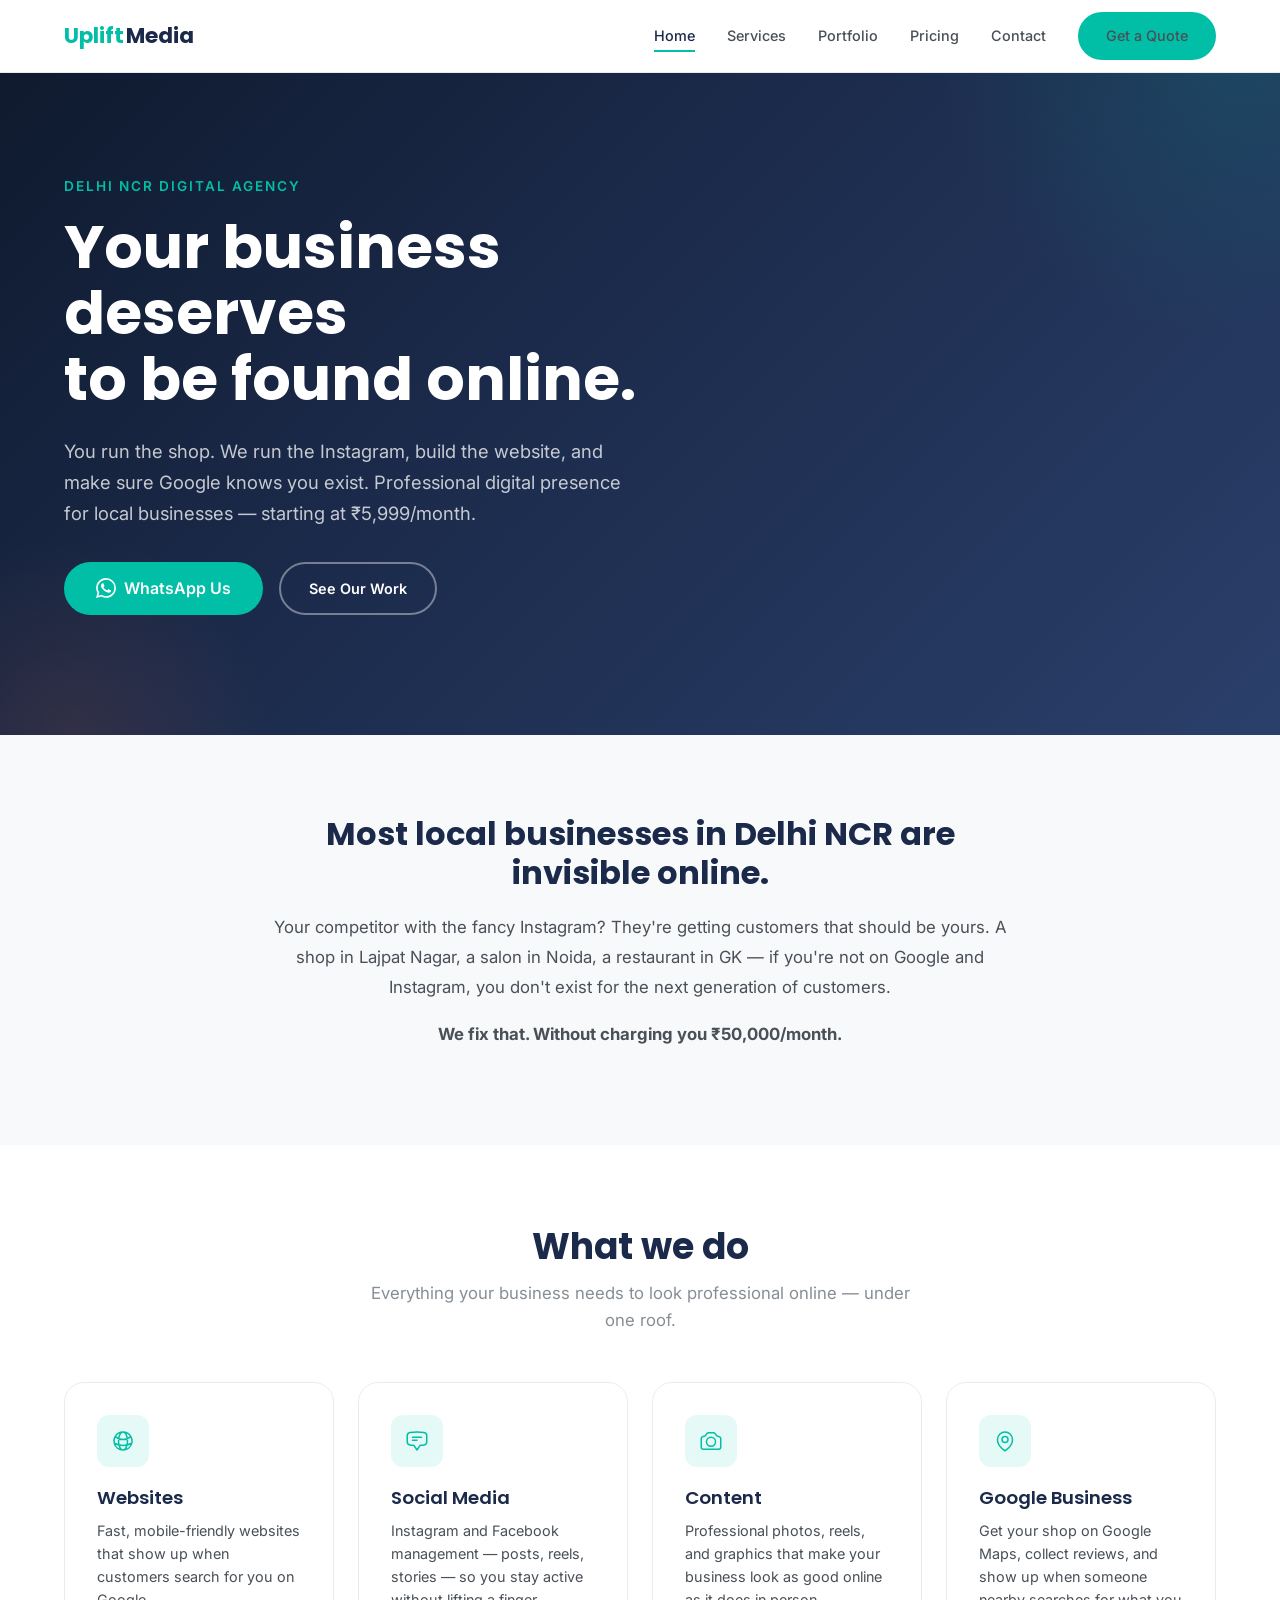
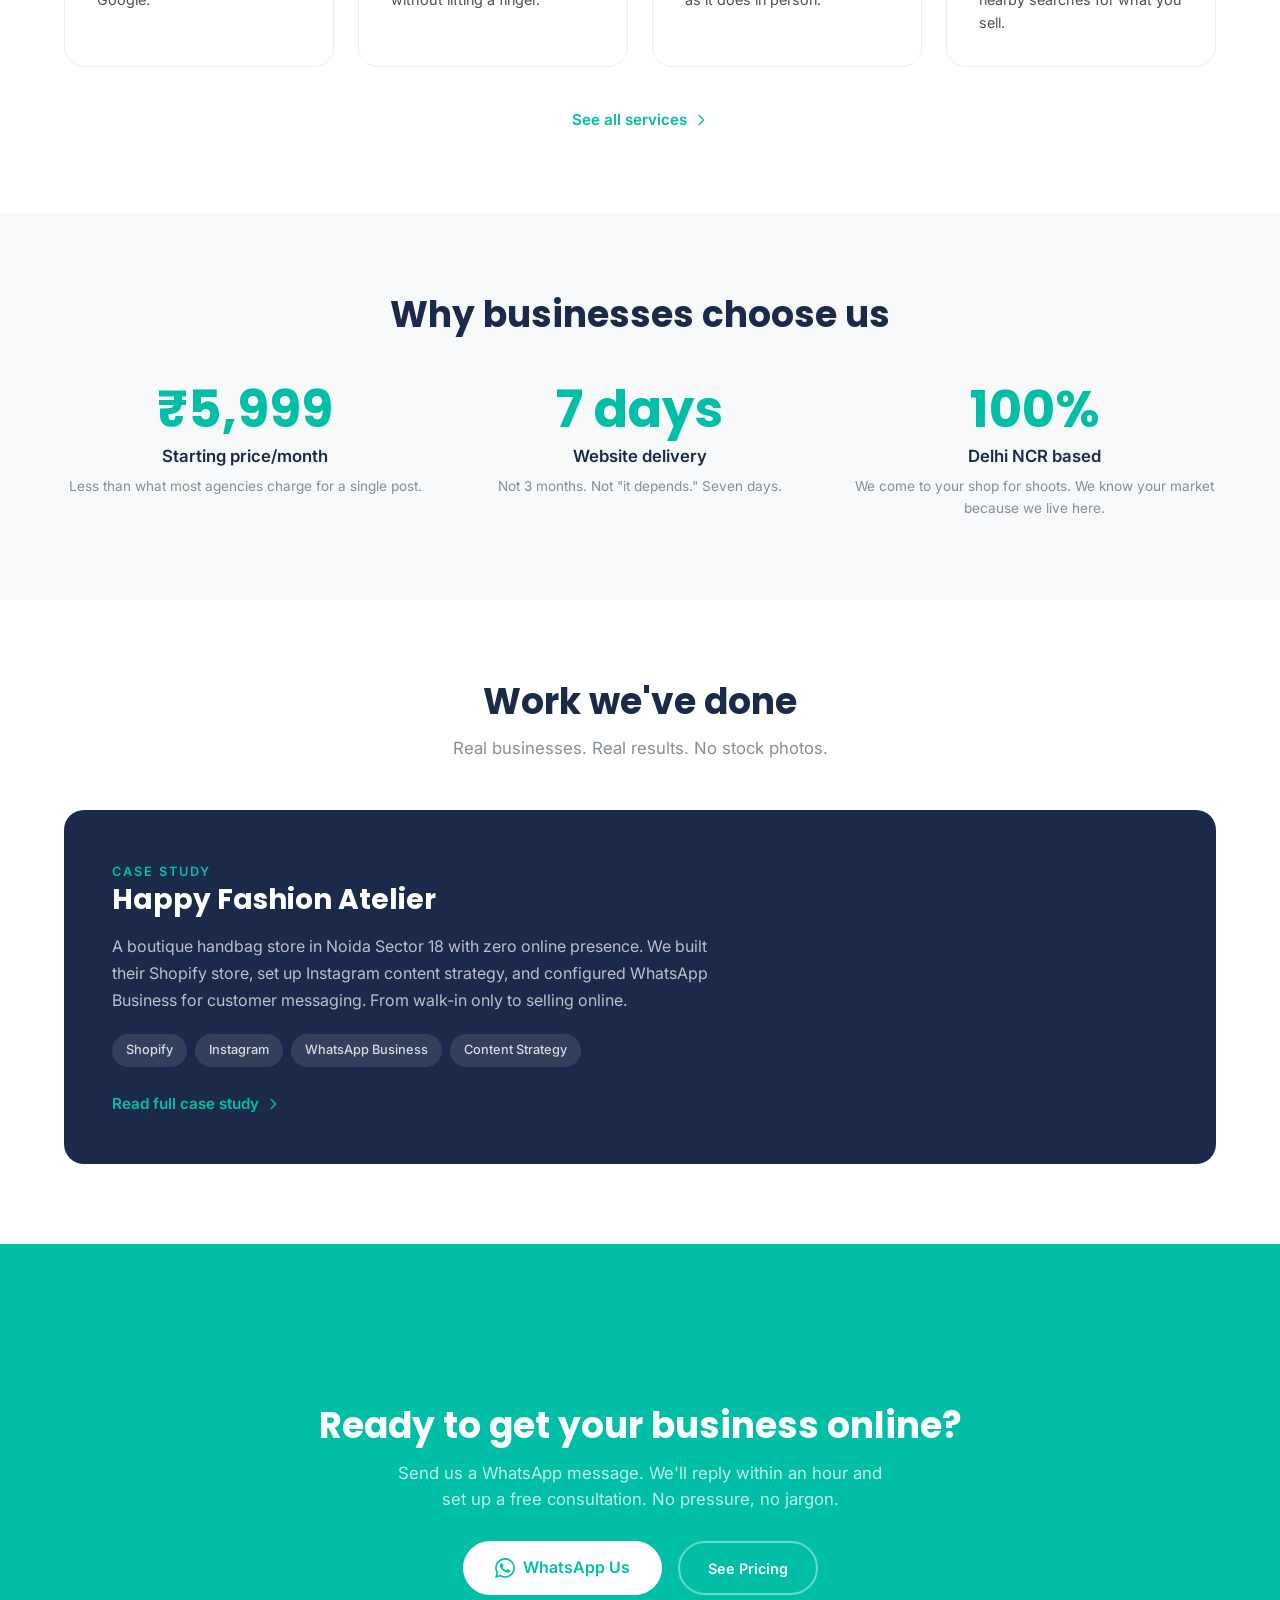
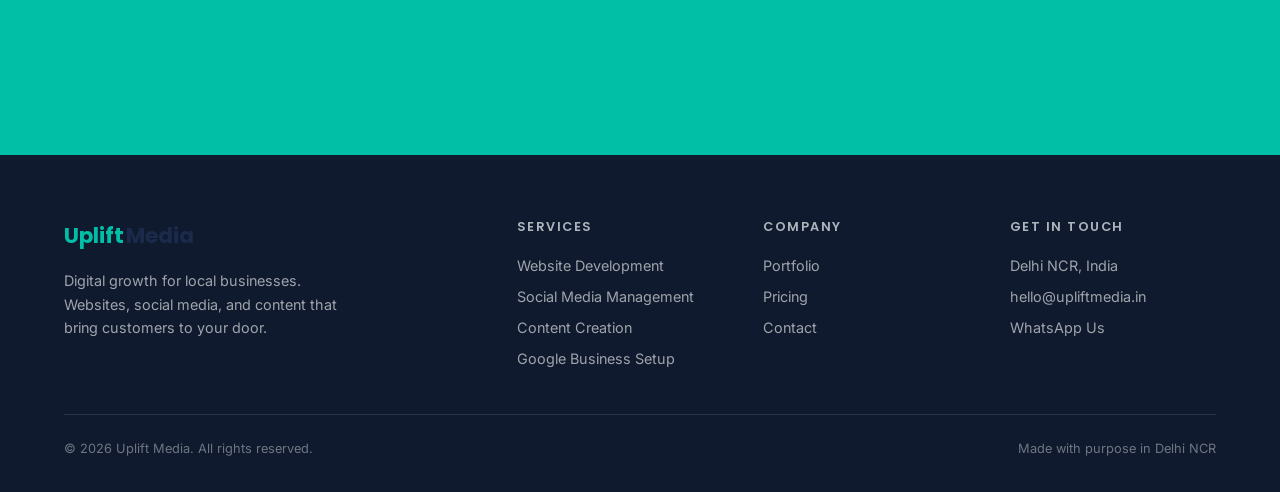
<file: index.html>
<!DOCTYPE html>
<html lang="en">
<head>
  <meta charset="UTF-8">
  <meta name="viewport" content="width=device-width, initial-scale=1.0">
  <title>Uplift Media — Digital Growth for Local Businesses</title>
  <meta name="description" content="Delhi NCR digital agency helping small businesses with websites, social media management, content creation, and Google Business optimization.">
  <link rel="preconnect" href="https://fonts.googleapis.com">
  <link rel="preconnect" href="https://fonts.gstatic.com" crossorigin>
  <link href="https://fonts.googleapis.com/css2?family=Inter:wght@400;500;600&family=Poppins:wght@400;500;600;700&display=swap" rel="stylesheet">
  <link rel="stylesheet" href="styles.css">
</head>
<body>

  <!-- Navigation -->
  <nav class="navbar" id="navbar">
    <div class="container nav-inner">
      <a href="index.html" class="nav-logo">
        <span class="uplift">Uplift</span><span class="media"> Media</span>
      </a>
      <div class="nav-links">
        <a href="index.html" class="active">Home</a>
        <a href="services.html">Services</a>
        <a href="portfolio.html">Portfolio</a>
        <a href="pricing.html">Pricing</a>
        <a href="contact.html">Contact</a>
        <a href="https://wa.me/919876543210?text=Hi%2C%20I%27m%20interested%20in%20your%20services" target="_blank" class="btn-primary">Get a Quote</a>
      </div>
      <button class="hamburger" id="hamburger" aria-label="Toggle menu">
        <span></span><span></span><span></span>
      </button>
    </div>
    <div class="mobile-menu" id="mobileMenu">
      <a href="index.html">Home</a>
      <a href="services.html">Services</a>
      <a href="portfolio.html">Portfolio</a>
      <a href="pricing.html">Pricing</a>
      <a href="contact.html">Contact</a>
      <a href="https://wa.me/919876543210?text=Hi%2C%20I%27m%20interested%20in%20your%20services" target="_blank" class="btn-whatsapp">Get a Quote</a>
    </div>
  </nav>

  <!-- Hero -->
  <section class="hero">
    <div class="container">
      <div class="hero-content">
        <span class="hero-tag animate-fade-up">Delhi NCR Digital Agency</span>
        <h1 class="animate-fade-up delay-1">Your business deserves<br>to be found online.</h1>
        <p class="animate-fade-up delay-2">You run the shop. We run the Instagram, build the website, and make sure Google knows you exist. Professional digital presence for local businesses &mdash; starting at &#8377;5,999/month.</p>
        <div class="hero-buttons animate-fade-up delay-3">
          <a href="https://wa.me/919876543210?text=Hi%2C%20I%27m%20interested%20in%20your%20services" target="_blank" class="btn-whatsapp">
            <svg viewBox="0 0 24 24" fill="currentColor"><path d="M17.472 14.382c-.297-.149-1.758-.867-2.03-.967-.273-.099-.471-.148-.67.15-.197.297-.767.966-.94 1.164-.173.199-.347.223-.644.075-.297-.15-1.255-.463-2.39-1.475-.883-.788-1.48-1.761-1.653-2.059-.173-.297-.018-.458.13-.606.134-.133.298-.347.446-.52.149-.174.198-.298.298-.497.099-.198.05-.371-.025-.52-.075-.149-.669-1.612-.916-2.207-.242-.579-.487-.5-.669-.51-.173-.008-.371-.01-.57-.01-.198 0-.52.074-.792.372-.272.297-1.04 1.016-1.04 2.479 0 1.462 1.065 2.875 1.213 3.074.149.198 2.096 3.2 5.077 4.487.709.306 1.262.489 1.694.625.712.227 1.36.195 1.871.118.571-.085 1.758-.719 2.006-1.413.248-.694.248-1.289.173-1.413-.074-.124-.272-.198-.57-.347m-5.421 7.403h-.004a9.87 9.87 0 01-5.031-1.378l-.361-.214-3.741.982.998-3.648-.235-.374a9.86 9.86 0 01-1.51-5.26c.001-5.45 4.436-9.884 9.888-9.884 2.64 0 5.122 1.03 6.988 2.898a9.825 9.825 0 012.893 6.994c-.003 5.45-4.437 9.884-9.885 9.884m8.413-18.297A11.815 11.815 0 0012.05 0C5.495 0 .16 5.335.157 11.892c0 2.096.547 4.142 1.588 5.945L.057 24l6.305-1.654a11.882 11.882 0 005.683 1.448h.005c6.554 0 11.89-5.335 11.893-11.893a11.821 11.821 0 00-3.48-8.413z"/></svg>
            WhatsApp Us
          </a>
          <a href="portfolio.html" class="btn-secondary">See Our Work</a>
        </div>
      </div>
    </div>
  </section>

  <!-- Problem Statement -->
  <section class="section section-gray">
    <div class="container">
      <div class="problem animate-fade-up">
        <h2>Most local businesses in Delhi NCR are invisible online.</h2>
        <p>Your competitor with the fancy Instagram? They're getting customers that should be yours. A shop in Lajpat Nagar, a salon in Noida, a restaurant in GK &mdash; if you're not on Google and Instagram, you don't exist for the next generation of customers.</p>
        <p><strong>We fix that. Without charging you &#8377;50,000/month.</strong></p>
      </div>
    </div>
  </section>

  <!-- Services -->
  <section class="section">
    <div class="container">
      <div class="section-header">
        <h2>What we do</h2>
        <p>Everything your business needs to look professional online &mdash; under one roof.</p>
      </div>
      <div class="services-grid">
        <div class="service-card animate-fade-up delay-1">
          <div class="service-icon">
            <svg fill="none" stroke="currentColor" viewBox="0 0 24 24"><path stroke-linecap="round" stroke-linejoin="round" stroke-width="1.5" d="M12 21a9.004 9.004 0 008.716-6.747M12 21a9.004 9.004 0 01-8.716-6.747M12 21c2.485 0 4.5-4.03 4.5-9S14.485 3 12 3m0 18c-2.485 0-4.5-4.03-4.5-9S9.515 3 12 3m0 0a8.997 8.997 0 017.843 4.582M12 3a8.997 8.997 0 00-7.843 4.582m15.686 0A11.953 11.953 0 0112 10.5c-2.998 0-5.74-1.1-7.843-2.918m15.686 0A8.959 8.959 0 0121 12c0 .778-.099 1.533-.284 2.253m0 0A17.919 17.919 0 0112 16.5c-3.162 0-6.133-.815-8.716-2.247m0 0A9.015 9.015 0 003 12c0-1.605.42-3.113 1.157-4.418"/></svg>
          </div>
          <h3>Websites</h3>
          <p>Fast, mobile-friendly websites that show up when customers search for you on Google.</p>
        </div>
        <div class="service-card animate-fade-up delay-2">
          <div class="service-icon">
            <svg fill="none" stroke="currentColor" viewBox="0 0 24 24"><path stroke-linecap="round" stroke-linejoin="round" stroke-width="1.5" d="M7.5 8.25h9m-9 3H12m-9.75 1.51c0 1.6 1.123 2.994 2.707 3.227 1.129.166 2.27.293 3.423.379.35.026.67.21.865.501L12 21l2.755-4.133a1.14 1.14 0 01.865-.501 48.172 48.172 0 003.423-.379c1.584-.233 2.707-1.626 2.707-3.228V6.741c0-1.602-1.123-2.995-2.707-3.228A48.394 48.394 0 0012 3c-2.392 0-4.744.175-7.043.513C3.373 3.746 2.25 5.14 2.25 6.741v6.018z"/></svg>
          </div>
          <h3>Social Media</h3>
          <p>Instagram and Facebook management &mdash; posts, reels, stories &mdash; so you stay active without lifting a finger.</p>
        </div>
        <div class="service-card animate-fade-up delay-3">
          <div class="service-icon">
            <svg fill="none" stroke="currentColor" viewBox="0 0 24 24"><path stroke-linecap="round" stroke-linejoin="round" stroke-width="1.5" d="M6.827 6.175A2.31 2.31 0 015.186 7.23c-.38.054-.757.112-1.134.175C2.999 7.58 2.25 8.507 2.25 9.574V18a2.25 2.25 0 002.25 2.25h15A2.25 2.25 0 0021.75 18V9.574c0-1.067-.75-1.994-1.802-2.169a47.865 47.865 0 00-1.134-.175 2.31 2.31 0 01-1.64-1.055l-.822-1.316a2.192 2.192 0 00-1.736-1.039 48.774 48.774 0 00-5.232 0 2.192 2.192 0 00-1.736 1.039l-.821 1.316z"/><path stroke-linecap="round" stroke-linejoin="round" stroke-width="1.5" d="M16.5 12.75a4.5 4.5 0 11-9 0 4.5 4.5 0 019 0z"/></svg>
          </div>
          <h3>Content</h3>
          <p>Professional photos, reels, and graphics that make your business look as good online as it does in person.</p>
        </div>
        <div class="service-card animate-fade-up delay-4">
          <div class="service-icon">
            <svg fill="none" stroke="currentColor" viewBox="0 0 24 24"><path stroke-linecap="round" stroke-linejoin="round" stroke-width="1.5" d="M15 10.5a3 3 0 11-6 0 3 3 0 016 0z"/><path stroke-linecap="round" stroke-linejoin="round" stroke-width="1.5" d="M19.5 10.5c0 7.142-7.5 11.25-7.5 11.25S4.5 17.642 4.5 10.5a7.5 7.5 0 1115 0z"/></svg>
          </div>
          <h3>Google Business</h3>
          <p>Get your shop on Google Maps, collect reviews, and show up when someone nearby searches for what you sell.</p>
        </div>
      </div>
      <div style="text-align:center;margin-top:40px">
        <a href="services.html" class="link-arrow">See all services <svg fill="none" stroke="currentColor" viewBox="0 0 24 24"><path stroke-linecap="round" stroke-linejoin="round" stroke-width="2" d="M9 5l7 7-7 7"/></svg></a>
      </div>
    </div>
  </section>

  <!-- Stats -->
  <section class="section section-gray">
    <div class="container">
      <div class="section-header">
        <h2>Why businesses choose us</h2>
      </div>
      <div class="stats-grid">
        <div class="stat-item animate-fade-up delay-1">
          <div class="stat-number">&#8377;5,999</div>
          <div class="stat-label">Starting price/month</div>
          <div class="stat-detail">Less than what most agencies charge for a single post.</div>
        </div>
        <div class="stat-item animate-fade-up delay-2">
          <div class="stat-number">7 days</div>
          <div class="stat-label">Website delivery</div>
          <div class="stat-detail">Not 3 months. Not "it depends." Seven days.</div>
        </div>
        <div class="stat-item animate-fade-up delay-3">
          <div class="stat-number">100%</div>
          <div class="stat-label">Delhi NCR based</div>
          <div class="stat-detail">We come to your shop for shoots. We know your market because we live here.</div>
        </div>
      </div>
    </div>
  </section>

  <!-- Portfolio Preview -->
  <section class="section">
    <div class="container">
      <div class="section-header">
        <h2>Work we've done</h2>
        <p>Real businesses. Real results. No stock photos.</p>
      </div>
      <div class="case-study-card animate-fade-up">
        <div class="case-study-inner">
          <span class="case-study-tag">Case Study</span>
          <h3>Happy Fashion Atelier</h3>
          <p>A boutique handbag store in Noida Sector 18 with zero online presence. We built their Shopify store, set up Instagram content strategy, and configured WhatsApp Business for customer messaging. From walk-in only to selling online.</p>
          <div class="tags">
            <span class="tag">Shopify</span>
            <span class="tag">Instagram</span>
            <span class="tag">WhatsApp Business</span>
            <span class="tag">Content Strategy</span>
          </div>
          <a href="portfolio.html" class="link-arrow">Read full case study <svg fill="none" stroke="currentColor" viewBox="0 0 24 24"><path stroke-linecap="round" stroke-linejoin="round" stroke-width="2" d="M9 5l7 7-7 7"/></svg></a>
        </div>
      </div>
    </div>
  </section>

  <!-- CTA -->
  <section class="section section-teal">
    <div class="container cta-section">
      <h2>Ready to get your business online?</h2>
      <p>Send us a WhatsApp message. We'll reply within an hour and set up a free consultation. No pressure, no jargon.</p>
      <div class="cta-buttons">
        <a href="https://wa.me/919876543210?text=Hi%2C%20I%27m%20interested%20in%20your%20services" target="_blank" class="btn-whatsapp" style="background:white;color:var(--teal)">
          <svg viewBox="0 0 24 24" fill="currentColor"><path d="M17.472 14.382c-.297-.149-1.758-.867-2.03-.967-.273-.099-.471-.148-.67.15-.197.297-.767.966-.94 1.164-.173.199-.347.223-.644.075-.297-.15-1.255-.463-2.39-1.475-.883-.788-1.48-1.761-1.653-2.059-.173-.297-.018-.458.13-.606.134-.133.298-.347.446-.52.149-.174.198-.298.298-.497.099-.198.05-.371-.025-.52-.075-.149-.669-1.612-.916-2.207-.242-.579-.487-.5-.669-.51-.173-.008-.371-.01-.57-.01-.198 0-.52.074-.792.372-.272.297-1.04 1.016-1.04 2.479 0 1.462 1.065 2.875 1.213 3.074.149.198 2.096 3.2 5.077 4.487.709.306 1.262.489 1.694.625.712.227 1.36.195 1.871.118.571-.085 1.758-.719 2.006-1.413.248-.694.248-1.289.173-1.413-.074-.124-.272-.198-.57-.347m-5.421 7.403h-.004a9.87 9.87 0 01-5.031-1.378l-.361-.214-3.741.982.998-3.648-.235-.374a9.86 9.86 0 01-1.51-5.26c.001-5.45 4.436-9.884 9.888-9.884 2.64 0 5.122 1.03 6.988 2.898a9.825 9.825 0 012.893 6.994c-.003 5.45-4.437 9.884-9.885 9.884m8.413-18.297A11.815 11.815 0 0012.05 0C5.495 0 .16 5.335.157 11.892c0 2.096.547 4.142 1.588 5.945L.057 24l6.305-1.654a11.882 11.882 0 005.683 1.448h.005c6.554 0 11.89-5.335 11.893-11.893a11.821 11.821 0 00-3.48-8.413z"/></svg>
          WhatsApp Us
        </a>
        <a href="pricing.html" class="btn-secondary">See Pricing</a>
      </div>
    </div>
  </section>

  <!-- Footer -->
  <footer class="footer">
    <div class="container">
      <div class="footer-grid">
        <div class="footer-brand">
          <div class="nav-logo">
            <span class="uplift">Uplift</span><span class="media"> Media</span>
          </div>
          <p>Digital growth for local businesses. Websites, social media, and content that bring customers to your door.</p>
        </div>
        <div class="footer-col">
          <h4>Services</h4>
          <a href="services.html">Website Development</a>
          <a href="services.html">Social Media Management</a>
          <a href="services.html">Content Creation</a>
          <a href="services.html">Google Business Setup</a>
        </div>
        <div class="footer-col">
          <h4>Company</h4>
          <a href="portfolio.html">Portfolio</a>
          <a href="pricing.html">Pricing</a>
          <a href="contact.html">Contact</a>
        </div>
        <div class="footer-col">
          <h4>Get in Touch</h4>
          <a>Delhi NCR, India</a>
          <a href="mailto:hello@upliftmedia.in">hello@upliftmedia.in</a>
          <a href="https://wa.me/919876543210" target="_blank">WhatsApp Us</a>
        </div>
      </div>
      <div class="footer-bottom">
        <p>&copy; 2026 Uplift Media. All rights reserved.</p>
        <p>Made with purpose in Delhi NCR</p>
      </div>
    </div>
  </footer>

  <script>
    // Mobile menu toggle
    const hamburger = document.getElementById('hamburger');
    const mobileMenu = document.getElementById('mobileMenu');
    hamburger.addEventListener('click', () => {
      mobileMenu.classList.toggle('active');
    });

    // Navbar scroll effect
    const navbar = document.getElementById('navbar');
    window.addEventListener('scroll', () => {
      navbar.classList.toggle('scrolled', window.scrollY > 10);
    });
  </script>

</body>
</html>
</file>
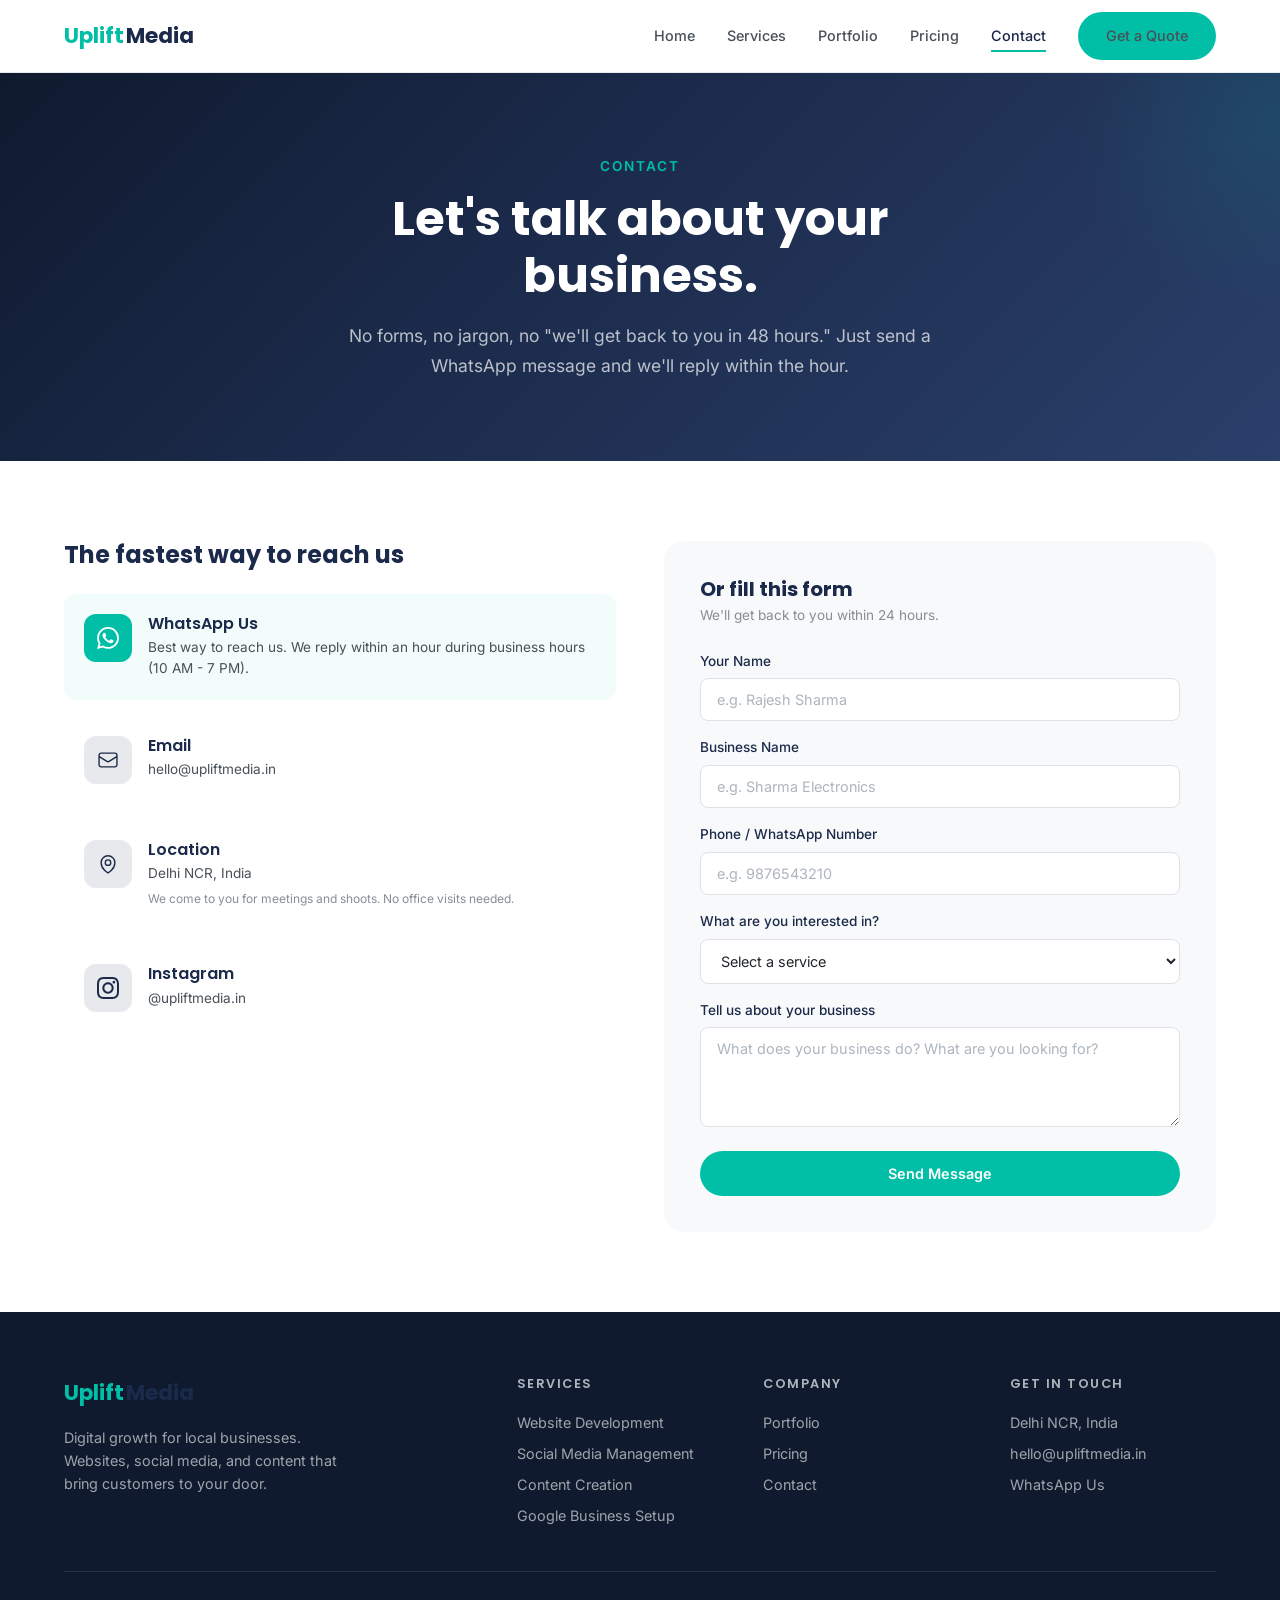
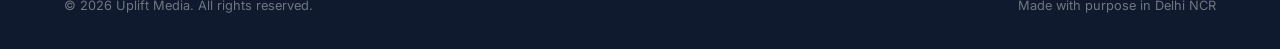
<file: contact.html>
<!DOCTYPE html>
<html lang="en">
<head>
  <meta charset="UTF-8">
  <meta name="viewport" content="width=device-width, initial-scale=1.0">
  <title>Contact — Uplift Media</title>
  <meta name="description" content="Get in touch with Uplift Media. WhatsApp, email, or fill our form. We reply within the hour.">
  <link rel="preconnect" href="https://fonts.googleapis.com">
  <link rel="preconnect" href="https://fonts.gstatic.com" crossorigin>
  <link href="https://fonts.googleapis.com/css2?family=Inter:wght@400;500;600&family=Poppins:wght@400;500;600;700&display=swap" rel="stylesheet">
  <link rel="stylesheet" href="styles.css">
</head>
<body>

  <!-- Navigation -->
  <nav class="navbar" id="navbar">
    <div class="container nav-inner">
      <a href="index.html" class="nav-logo">
        <span class="uplift">Uplift</span><span class="media"> Media</span>
      </a>
      <div class="nav-links">
        <a href="index.html">Home</a>
        <a href="services.html">Services</a>
        <a href="portfolio.html">Portfolio</a>
        <a href="pricing.html">Pricing</a>
        <a href="contact.html" class="active">Contact</a>
        <a href="https://wa.me/919876543210?text=Hi%2C%20I%27m%20interested%20in%20your%20services" target="_blank" class="btn-primary">Get a Quote</a>
      </div>
      <button class="hamburger" id="hamburger" aria-label="Toggle menu">
        <span></span><span></span><span></span>
      </button>
    </div>
    <div class="mobile-menu" id="mobileMenu">
      <a href="index.html">Home</a>
      <a href="services.html">Services</a>
      <a href="portfolio.html">Portfolio</a>
      <a href="pricing.html">Pricing</a>
      <a href="contact.html">Contact</a>
      <a href="https://wa.me/919876543210?text=Hi%2C%20I%27m%20interested%20in%20your%20services" target="_blank" class="btn-whatsapp">Get a Quote</a>
    </div>
  </nav>

  <!-- Hero -->
  <section class="page-hero">
    <div class="container" style="text-align:center">
      <span class="hero-tag">Contact</span>
      <h1 style="margin:0 auto">Let's talk about your business.</h1>
      <p style="margin:16px auto 0">No forms, no jargon, no "we'll get back to you in 48 hours." Just send a WhatsApp message and we'll reply within the hour.</p>
    </div>
  </section>

  <!-- Contact Section -->
  <section class="section">
    <div class="container">
      <div class="contact-grid">
        <!-- Left: Contact Methods -->
        <div>
          <h2 style="font-size:1.5rem;font-weight:700;color:var(--navy);margin-bottom:24px">The fastest way to reach us</h2>
          <div class="contact-methods">
            <a href="https://wa.me/919876543210?text=Hi%2C%20I%27m%20interested%20in%20your%20services" target="_blank" class="contact-method whatsapp">
              <div class="contact-icon teal">
                <svg viewBox="0 0 24 24" fill="currentColor"><path d="M17.472 14.382c-.297-.149-1.758-.867-2.03-.967-.273-.099-.471-.148-.67.15-.197.297-.767.966-.94 1.164-.173.199-.347.223-.644.075-.297-.15-1.255-.463-2.39-1.475-.883-.788-1.48-1.761-1.653-2.059-.173-.297-.018-.458.13-.606.134-.133.298-.347.446-.52.149-.174.198-.298.298-.497.099-.198.05-.371-.025-.52-.075-.149-.669-1.612-.916-2.207-.242-.579-.487-.5-.669-.51-.173-.008-.371-.01-.57-.01-.198 0-.52.074-.792.372-.272.297-1.04 1.016-1.04 2.479 0 1.462 1.065 2.875 1.213 3.074.149.198 2.096 3.2 5.077 4.487.709.306 1.262.489 1.694.625.712.227 1.36.195 1.871.118.571-.085 1.758-.719 2.006-1.413.248-.694.248-1.289.173-1.413-.074-.124-.272-.198-.57-.347m-5.421 7.403h-.004a9.87 9.87 0 01-5.031-1.378l-.361-.214-3.741.982.998-3.648-.235-.374a9.86 9.86 0 01-1.51-5.26c.001-5.45 4.436-9.884 9.888-9.884 2.64 0 5.122 1.03 6.988 2.898a9.825 9.825 0 012.893 6.994c-.003 5.45-4.437 9.884-9.885 9.884m8.413-18.297A11.815 11.815 0 0012.05 0C5.495 0 .16 5.335.157 11.892c0 2.096.547 4.142 1.588 5.945L.057 24l6.305-1.654a11.882 11.882 0 005.683 1.448h.005c6.554 0 11.89-5.335 11.893-11.893a11.821 11.821 0 00-3.48-8.413z"/></svg>
              </div>
              <div>
                <h3>WhatsApp Us</h3>
                <p>Best way to reach us. We reply within an hour during business hours (10 AM - 7 PM).</p>
              </div>
            </a>

            <a href="mailto:hello@upliftmedia.in" class="contact-method">
              <div class="contact-icon navy">
                <svg fill="none" stroke="currentColor" viewBox="0 0 24 24"><path stroke-linecap="round" stroke-linejoin="round" stroke-width="1.5" d="M21.75 6.75v10.5a2.25 2.25 0 01-2.25 2.25h-15a2.25 2.25 0 01-2.25-2.25V6.75m19.5 0A2.25 2.25 0 0019.5 4.5h-15a2.25 2.25 0 00-2.25 2.25m19.5 0v.243a2.25 2.25 0 01-1.07 1.916l-7.5 4.615a2.25 2.25 0 01-2.36 0L3.32 8.91a2.25 2.25 0 01-1.07-1.916V6.75"/></svg>
              </div>
              <div>
                <h3>Email</h3>
                <p>hello@upliftmedia.in</p>
              </div>
            </a>

            <div class="contact-method">
              <div class="contact-icon navy">
                <svg fill="none" stroke="currentColor" viewBox="0 0 24 24"><path stroke-linecap="round" stroke-linejoin="round" stroke-width="1.5" d="M15 10.5a3 3 0 11-6 0 3 3 0 016 0z"/><path stroke-linecap="round" stroke-linejoin="round" stroke-width="1.5" d="M19.5 10.5c0 7.142-7.5 11.25-7.5 11.25S4.5 17.642 4.5 10.5a7.5 7.5 0 1115 0z"/></svg>
              </div>
              <div>
                <h3>Location</h3>
                <p>Delhi NCR, India</p>
                <p class="sub">We come to you for meetings and shoots. No office visits needed.</p>
              </div>
            </div>

            <a href="https://instagram.com/upliftmedia.in" target="_blank" class="contact-method">
              <div class="contact-icon navy">
                <svg fill="currentColor" viewBox="0 0 24 24"><path d="M12 2.163c3.204 0 3.584.012 4.85.07 3.252.148 4.771 1.691 4.919 4.919.058 1.265.069 1.645.069 4.849 0 3.205-.012 3.584-.069 4.849-.149 3.225-1.664 4.771-4.919 4.919-1.266.058-1.644.07-4.85.07-3.204 0-3.584-.012-4.849-.07-3.26-.149-4.771-1.699-4.919-4.92-.058-1.265-.07-1.644-.07-4.849 0-3.204.013-3.583.07-4.849.149-3.227 1.664-4.771 4.919-4.919 1.266-.057 1.645-.069 4.849-.069zm0-2.163c-3.259 0-3.667.014-4.947.072-4.358.2-6.78 2.618-6.98 6.98-.059 1.281-.073 1.689-.073 4.948 0 3.259.014 3.668.072 4.948.2 4.358 2.618 6.78 6.98 6.98 1.281.058 1.689.072 4.948.072 3.259 0 3.668-.014 4.948-.072 4.354-.2 6.782-2.618 6.979-6.98.059-1.28.073-1.689.073-4.948 0-3.259-.014-3.667-.072-4.947-.196-4.354-2.617-6.78-6.979-6.98-1.281-.059-1.69-.073-4.949-.073zm0 5.838c-3.403 0-6.162 2.759-6.162 6.162s2.759 6.163 6.162 6.163 6.162-2.759 6.162-6.163c0-3.403-2.759-6.162-6.162-6.162zm0 10.162c-2.209 0-4-1.79-4-4 0-2.209 1.791-4 4-4s4 1.791 4 4c0 2.21-1.791 4-4 4zm6.406-11.845c-.796 0-1.441.645-1.441 1.44s.645 1.44 1.441 1.44c.795 0 1.439-.645 1.439-1.44s-.644-1.44-1.439-1.44z"/></svg>
              </div>
              <div>
                <h3>Instagram</h3>
                <p>@upliftmedia.in</p>
              </div>
            </a>
          </div>
        </div>

        <!-- Right: Form -->
        <div class="contact-form-wrapper">
          <h2>Or fill this form</h2>
          <p class="form-desc">We'll get back to you within 24 hours.</p>
          <form id="contactForm" onsubmit="handleSubmit(event)">
            <div class="form-group">
              <label for="name">Your Name</label>
              <input type="text" id="name" name="name" required placeholder="e.g. Rajesh Sharma">
            </div>
            <div class="form-group">
              <label for="business">Business Name</label>
              <input type="text" id="business" name="business" required placeholder="e.g. Sharma Electronics">
            </div>
            <div class="form-group">
              <label for="phone">Phone / WhatsApp Number</label>
              <input type="tel" id="phone" name="phone" required placeholder="e.g. 9876543210">
            </div>
            <div class="form-group">
              <label for="service">What are you interested in?</label>
              <select id="service" name="service">
                <option value="">Select a service</option>
                <option value="social-media">Social Media Management</option>
                <option value="website">Website Development</option>
                <option value="content">Content Creation / Photoshoot</option>
                <option value="google">Google Business Setup</option>
                <option value="brand">Brand Kit</option>
                <option value="whatsapp">WhatsApp Business Setup</option>
                <option value="not-sure">Not sure yet</option>
              </select>
            </div>
            <div class="form-group">
              <label for="message">Tell us about your business</label>
              <textarea id="message" name="message" rows="4" placeholder="What does your business do? What are you looking for?"></textarea>
            </div>
            <button type="submit" class="btn-primary" style="width:100%;justify-content:center;padding:14px">Send Message</button>
          </form>
          <div id="successMsg" style="display:none;text-align:center;padding:48px 0">
            <div style="width:64px;height:64px;background:rgba(0,191,166,0.1);border-radius:50%;display:flex;align-items:center;justify-content:center;margin:0 auto 16px">
              <svg width="32" height="32" fill="none" stroke="var(--teal)" viewBox="0 0 24 24"><path stroke-linecap="round" stroke-linejoin="round" stroke-width="2" d="M5 13l4 4L19 7"/></svg>
            </div>
            <h3 style="font-size:1.15rem;font-weight:600;color:var(--navy);margin-bottom:8px">Message sent!</h3>
            <p style="color:var(--gray-600);font-size:0.9rem">We'll get back to you soon. For faster response, WhatsApp us directly.</p>
          </div>
        </div>
      </div>
    </div>
  </section>

  <!-- Footer -->
  <footer class="footer">
    <div class="container">
      <div class="footer-grid">
        <div class="footer-brand">
          <div class="nav-logo">
            <span class="uplift">Uplift</span><span class="media"> Media</span>
          </div>
          <p>Digital growth for local businesses. Websites, social media, and content that bring customers to your door.</p>
        </div>
        <div class="footer-col">
          <h4>Services</h4>
          <a href="services.html">Website Development</a>
          <a href="services.html">Social Media Management</a>
          <a href="services.html">Content Creation</a>
          <a href="services.html">Google Business Setup</a>
        </div>
        <div class="footer-col">
          <h4>Company</h4>
          <a href="portfolio.html">Portfolio</a>
          <a href="pricing.html">Pricing</a>
          <a href="contact.html">Contact</a>
        </div>
        <div class="footer-col">
          <h4>Get in Touch</h4>
          <a>Delhi NCR, India</a>
          <a href="mailto:hello@upliftmedia.in">hello@upliftmedia.in</a>
          <a href="https://wa.me/919876543210" target="_blank">WhatsApp Us</a>
        </div>
      </div>
      <div class="footer-bottom">
        <p>&copy; 2026 Uplift Media. All rights reserved.</p>
        <p>Made with purpose in Delhi NCR</p>
      </div>
    </div>
  </footer>

  <script>
    const hamburger = document.getElementById('hamburger');
    const mobileMenu = document.getElementById('mobileMenu');
    hamburger.addEventListener('click', () => mobileMenu.classList.toggle('active'));
    const navbar = document.getElementById('navbar');
    window.addEventListener('scroll', () => navbar.classList.toggle('scrolled', window.scrollY > 10));

    function handleSubmit(e) {
      e.preventDefault();
      document.getElementById('contactForm').style.display = 'none';
      document.getElementById('successMsg').style.display = 'block';
    }
  </script>

</body>
</html>
</file>
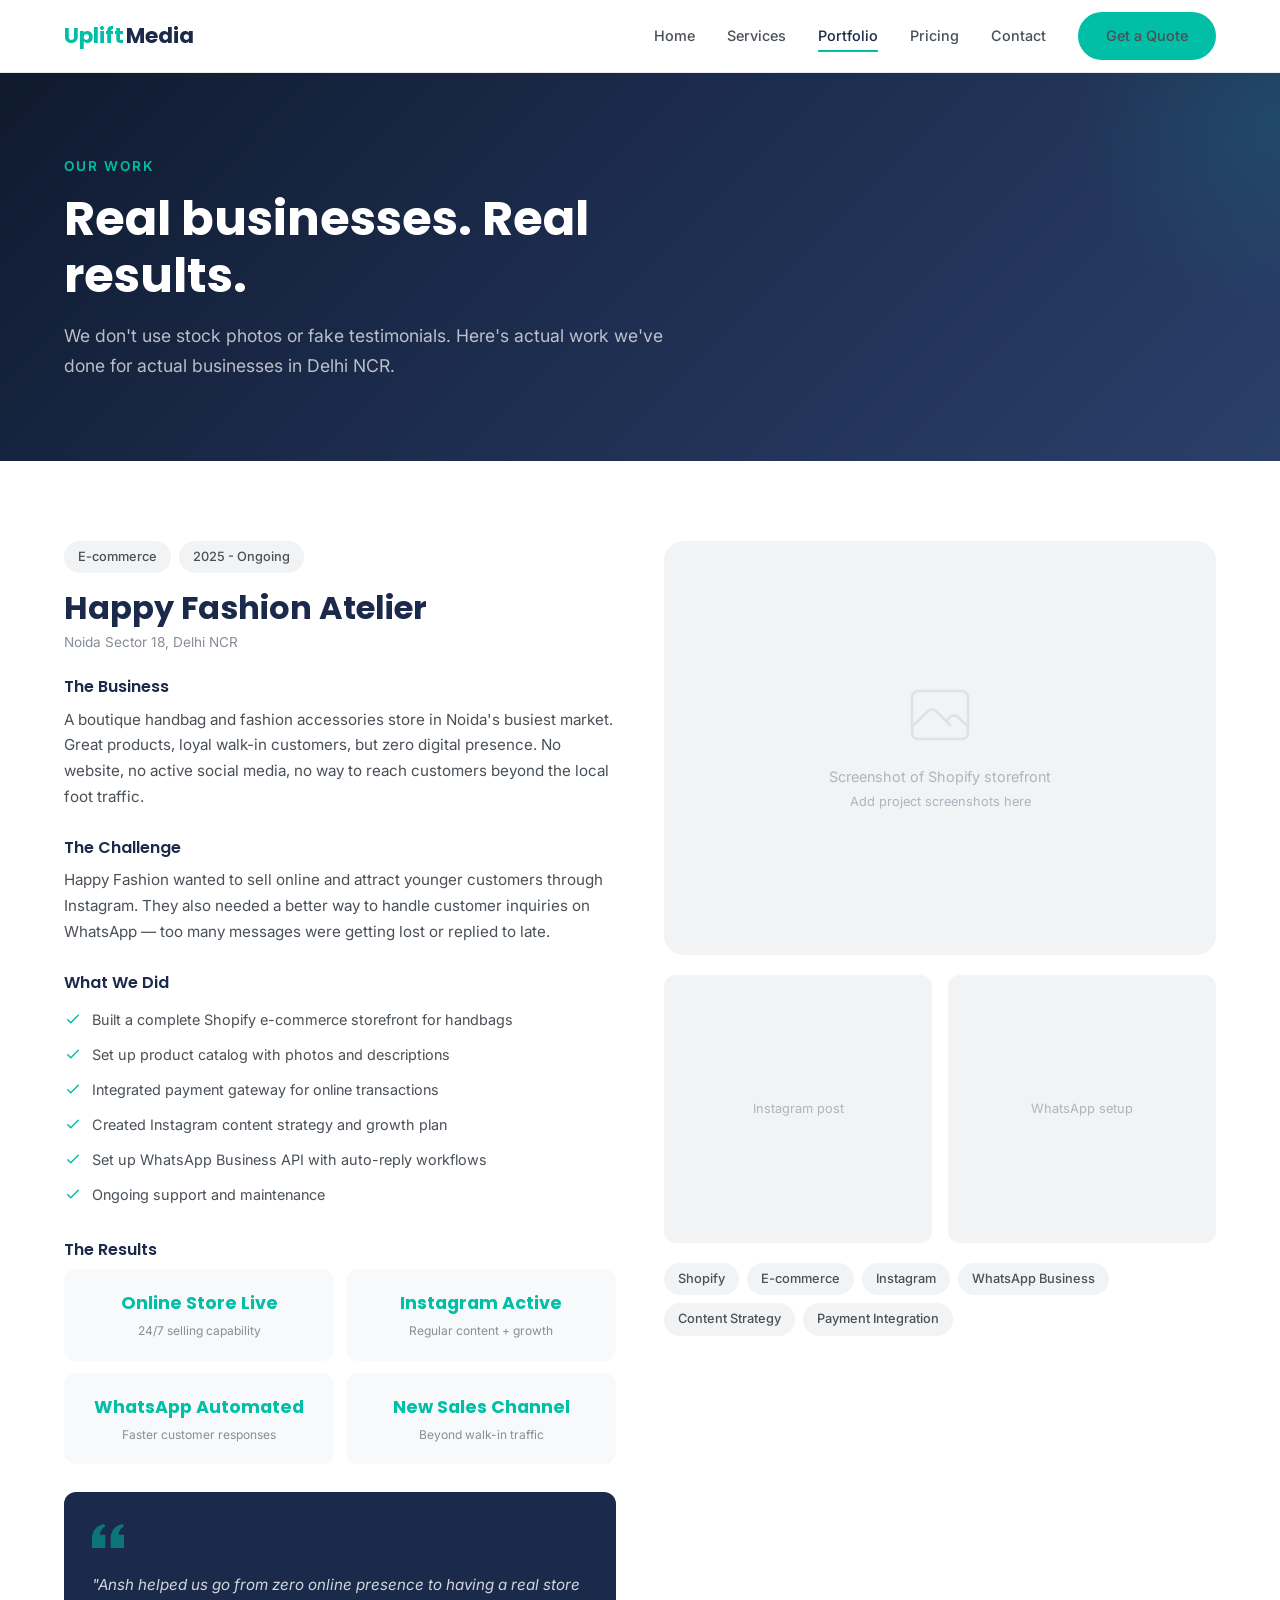
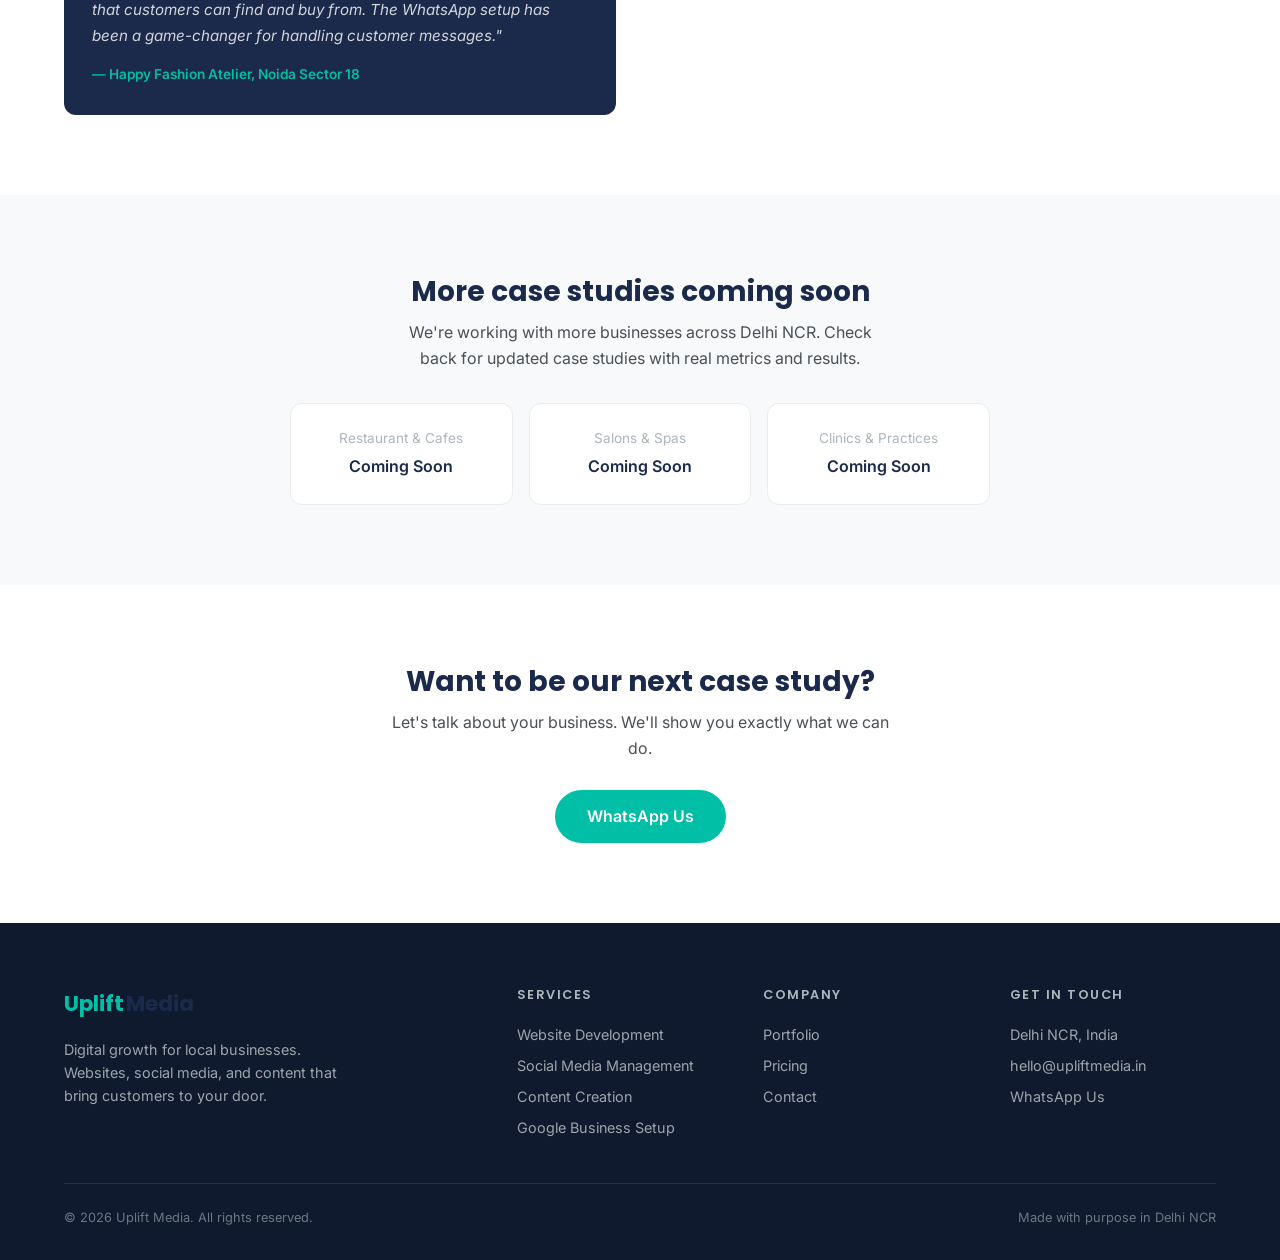
<file: portfolio.html>
<!DOCTYPE html>
<html lang="en">
<head>
  <meta charset="UTF-8">
  <meta name="viewport" content="width=device-width, initial-scale=1.0">
  <title>Portfolio — Uplift Media</title>
  <meta name="description" content="See our work for Delhi NCR businesses. Real case studies with real results.">
  <link rel="preconnect" href="https://fonts.googleapis.com">
  <link rel="preconnect" href="https://fonts.gstatic.com" crossorigin>
  <link href="https://fonts.googleapis.com/css2?family=Inter:wght@400;500;600&family=Poppins:wght@400;500;600;700&display=swap" rel="stylesheet">
  <link rel="stylesheet" href="styles.css">
</head>
<body>

  <!-- Navigation -->
  <nav class="navbar" id="navbar">
    <div class="container nav-inner">
      <a href="index.html" class="nav-logo">
        <span class="uplift">Uplift</span><span class="media"> Media</span>
      </a>
      <div class="nav-links">
        <a href="index.html">Home</a>
        <a href="services.html">Services</a>
        <a href="portfolio.html" class="active">Portfolio</a>
        <a href="pricing.html">Pricing</a>
        <a href="contact.html">Contact</a>
        <a href="https://wa.me/919876543210?text=Hi%2C%20I%27m%20interested%20in%20your%20services" target="_blank" class="btn-primary">Get a Quote</a>
      </div>
      <button class="hamburger" id="hamburger" aria-label="Toggle menu">
        <span></span><span></span><span></span>
      </button>
    </div>
    <div class="mobile-menu" id="mobileMenu">
      <a href="index.html">Home</a>
      <a href="services.html">Services</a>
      <a href="portfolio.html">Portfolio</a>
      <a href="pricing.html">Pricing</a>
      <a href="contact.html">Contact</a>
      <a href="https://wa.me/919876543210?text=Hi%2C%20I%27m%20interested%20in%20your%20services" target="_blank" class="btn-whatsapp">Get a Quote</a>
    </div>
  </nav>

  <!-- Hero -->
  <section class="page-hero">
    <div class="container">
      <span class="hero-tag">Our Work</span>
      <h1>Real businesses. Real results.</h1>
      <p>We don't use stock photos or fake testimonials. Here's actual work we've done for actual businesses in Delhi NCR.</p>
    </div>
  </section>

  <!-- Case Study: Happy Fashion -->
  <section class="section">
    <div class="container">
      <div class="portfolio-grid">
        <!-- Left: Details -->
        <div class="portfolio-info">
          <div class="tags" style="margin-bottom:16px">
            <span class="tag-light tag">E-commerce</span>
            <span class="tag-light tag">2025 - Ongoing</span>
          </div>
          <h3 style="font-size:2rem;margin-bottom:4px">Happy Fashion Atelier</h3>
          <p class="location">Noida Sector 18, Delhi NCR</p>

          <div class="portfolio-section">
            <h4>The Business</h4>
            <p>A boutique handbag and fashion accessories store in Noida's busiest market. Great products, loyal walk-in customers, but zero digital presence. No website, no active social media, no way to reach customers beyond the local foot traffic.</p>
          </div>

          <div class="portfolio-section">
            <h4>The Challenge</h4>
            <p>Happy Fashion wanted to sell online and attract younger customers through Instagram. They also needed a better way to handle customer inquiries on WhatsApp &mdash; too many messages were getting lost or replied to late.</p>
          </div>

          <div class="portfolio-section">
            <h4>What We Did</h4>
            <ul>
              <li><svg fill="none" stroke="currentColor" viewBox="0 0 24 24"><path stroke-linecap="round" stroke-linejoin="round" stroke-width="2" d="M5 13l4 4L19 7"/></svg>Built a complete Shopify e-commerce storefront for handbags</li>
              <li><svg fill="none" stroke="currentColor" viewBox="0 0 24 24"><path stroke-linecap="round" stroke-linejoin="round" stroke-width="2" d="M5 13l4 4L19 7"/></svg>Set up product catalog with photos and descriptions</li>
              <li><svg fill="none" stroke="currentColor" viewBox="0 0 24 24"><path stroke-linecap="round" stroke-linejoin="round" stroke-width="2" d="M5 13l4 4L19 7"/></svg>Integrated payment gateway for online transactions</li>
              <li><svg fill="none" stroke="currentColor" viewBox="0 0 24 24"><path stroke-linecap="round" stroke-linejoin="round" stroke-width="2" d="M5 13l4 4L19 7"/></svg>Created Instagram content strategy and growth plan</li>
              <li><svg fill="none" stroke="currentColor" viewBox="0 0 24 24"><path stroke-linecap="round" stroke-linejoin="round" stroke-width="2" d="M5 13l4 4L19 7"/></svg>Set up WhatsApp Business API with auto-reply workflows</li>
              <li><svg fill="none" stroke="currentColor" viewBox="0 0 24 24"><path stroke-linecap="round" stroke-linejoin="round" stroke-width="2" d="M5 13l4 4L19 7"/></svg>Ongoing support and maintenance</li>
            </ul>
          </div>

          <div class="portfolio-section">
            <h4>The Results</h4>
            <div class="results-grid">
              <div class="result-card">
                <div class="result-value">Online Store Live</div>
                <div class="result-desc">24/7 selling capability</div>
              </div>
              <div class="result-card">
                <div class="result-value">Instagram Active</div>
                <div class="result-desc">Regular content + growth</div>
              </div>
              <div class="result-card">
                <div class="result-value">WhatsApp Automated</div>
                <div class="result-desc">Faster customer responses</div>
              </div>
              <div class="result-card">
                <div class="result-value">New Sales Channel</div>
                <div class="result-desc">Beyond walk-in traffic</div>
              </div>
            </div>
          </div>

          <div class="testimonial">
            <div class="quote-icon">
              <svg width="32" height="32" fill="currentColor" viewBox="0 0 24 24"><path d="M14.017 21v-7.391c0-5.704 3.731-9.57 8.983-10.609l.995 2.151c-2.432.917-3.995 3.638-3.995 5.849h4v10h-9.983zm-14.017 0v-7.391c0-5.704 3.748-9.57 9-10.609l.996 2.151c-2.433.917-3.996 3.638-3.996 5.849h3.983v10h-9.983z"/></svg>
            </div>
            <p>"Ansh helped us go from zero online presence to having a real store that customers can find and buy from. The WhatsApp setup has been a game-changer for handling customer messages."</p>
            <span class="author">&mdash; Happy Fashion Atelier, Noida Sector 18</span>
          </div>
        </div>

        <!-- Right: Visual -->
        <div class="portfolio-visual">
          <div class="portfolio-image">
            <div style="text-align:center;padding:24px">
              <svg width="64" height="64" fill="none" stroke="currentColor" viewBox="0 0 24 24" style="color:var(--gray-300)"><path stroke-linecap="round" stroke-linejoin="round" stroke-width="1" d="M2.25 15.75l5.159-5.159a2.25 2.25 0 013.182 0l5.159 5.159m-1.5-1.5l1.409-1.409a2.25 2.25 0 013.182 0l2.909 2.909M3.75 21h16.5A2.25 2.25 0 0022.5 18.75V5.25A2.25 2.25 0 0020.25 3H3.75A2.25 2.25 0 001.5 5.25v13.5A2.25 2.25 0 003.75 21z"/></svg>
              <p style="color:var(--gray-400);font-size:0.9rem;margin-top:12px">Screenshot of Shopify storefront</p>
              <p style="color:var(--gray-400);font-size:0.8rem;margin-top:4px">Add project screenshots here</p>
            </div>
          </div>
          <div class="portfolio-thumbnails">
            <div class="portfolio-thumb">Instagram post</div>
            <div class="portfolio-thumb">WhatsApp setup</div>
          </div>
          <div class="tags">
            <span class="tag-light tag">Shopify</span>
            <span class="tag-light tag">E-commerce</span>
            <span class="tag-light tag">Instagram</span>
            <span class="tag-light tag">WhatsApp Business</span>
            <span class="tag-light tag">Content Strategy</span>
            <span class="tag-light tag">Payment Integration</span>
          </div>
        </div>
      </div>
    </div>
  </section>

  <!-- More Coming -->
  <section class="section section-gray">
    <div class="container" style="text-align:center">
      <h2 style="font-size:1.75rem;font-weight:700;color:var(--navy);margin-bottom:12px">More case studies coming soon</h2>
      <p style="color:var(--gray-600);max-width:500px;margin:0 auto 32px">We're working with more businesses across Delhi NCR. Check back for updated case studies with real metrics and results.</p>
      <div style="display:grid;grid-template-columns:repeat(auto-fit,minmax(200px,1fr));gap:16px;max-width:700px;margin:0 auto">
        <div style="background:white;border-radius:12px;padding:24px;border:1px solid var(--gray-200)">
          <p style="color:var(--gray-400);font-size:0.85rem">Restaurant &amp; Cafes</p>
          <p style="color:var(--navy);font-weight:600;margin-top:4px">Coming Soon</p>
        </div>
        <div style="background:white;border-radius:12px;padding:24px;border:1px solid var(--gray-200)">
          <p style="color:var(--gray-400);font-size:0.85rem">Salons &amp; Spas</p>
          <p style="color:var(--navy);font-weight:600;margin-top:4px">Coming Soon</p>
        </div>
        <div style="background:white;border-radius:12px;padding:24px;border:1px solid var(--gray-200)">
          <p style="color:var(--gray-400);font-size:0.85rem">Clinics &amp; Practices</p>
          <p style="color:var(--navy);font-weight:600;margin-top:4px">Coming Soon</p>
        </div>
      </div>
    </div>
  </section>

  <!-- CTA -->
  <section class="section">
    <div class="container" style="text-align:center">
      <h2 style="font-size:1.75rem;font-weight:700;color:var(--navy);margin-bottom:12px">Want to be our next case study?</h2>
      <p style="color:var(--gray-600);max-width:500px;margin:0 auto 28px">Let's talk about your business. We'll show you exactly what we can do.</p>
      <a href="https://wa.me/919876543210?text=Hi%2C%20I%27m%20interested%20in%20your%20services" target="_blank" class="btn-whatsapp">WhatsApp Us</a>
    </div>
  </section>

  <!-- Footer -->
  <footer class="footer">
    <div class="container">
      <div class="footer-grid">
        <div class="footer-brand">
          <div class="nav-logo">
            <span class="uplift">Uplift</span><span class="media"> Media</span>
          </div>
          <p>Digital growth for local businesses. Websites, social media, and content that bring customers to your door.</p>
        </div>
        <div class="footer-col">
          <h4>Services</h4>
          <a href="services.html">Website Development</a>
          <a href="services.html">Social Media Management</a>
          <a href="services.html">Content Creation</a>
          <a href="services.html">Google Business Setup</a>
        </div>
        <div class="footer-col">
          <h4>Company</h4>
          <a href="portfolio.html">Portfolio</a>
          <a href="pricing.html">Pricing</a>
          <a href="contact.html">Contact</a>
        </div>
        <div class="footer-col">
          <h4>Get in Touch</h4>
          <a>Delhi NCR, India</a>
          <a href="mailto:hello@upliftmedia.in">hello@upliftmedia.in</a>
          <a href="https://wa.me/919876543210" target="_blank">WhatsApp Us</a>
        </div>
      </div>
      <div class="footer-bottom">
        <p>&copy; 2026 Uplift Media. All rights reserved.</p>
        <p>Made with purpose in Delhi NCR</p>
      </div>
    </div>
  </footer>

  <script>
    const hamburger = document.getElementById('hamburger');
    const mobileMenu = document.getElementById('mobileMenu');
    hamburger.addEventListener('click', () => mobileMenu.classList.toggle('active'));
    const navbar = document.getElementById('navbar');
    window.addEventListener('scroll', () => navbar.classList.toggle('scrolled', window.scrollY > 10));
  </script>

</body>
</html>
</file>
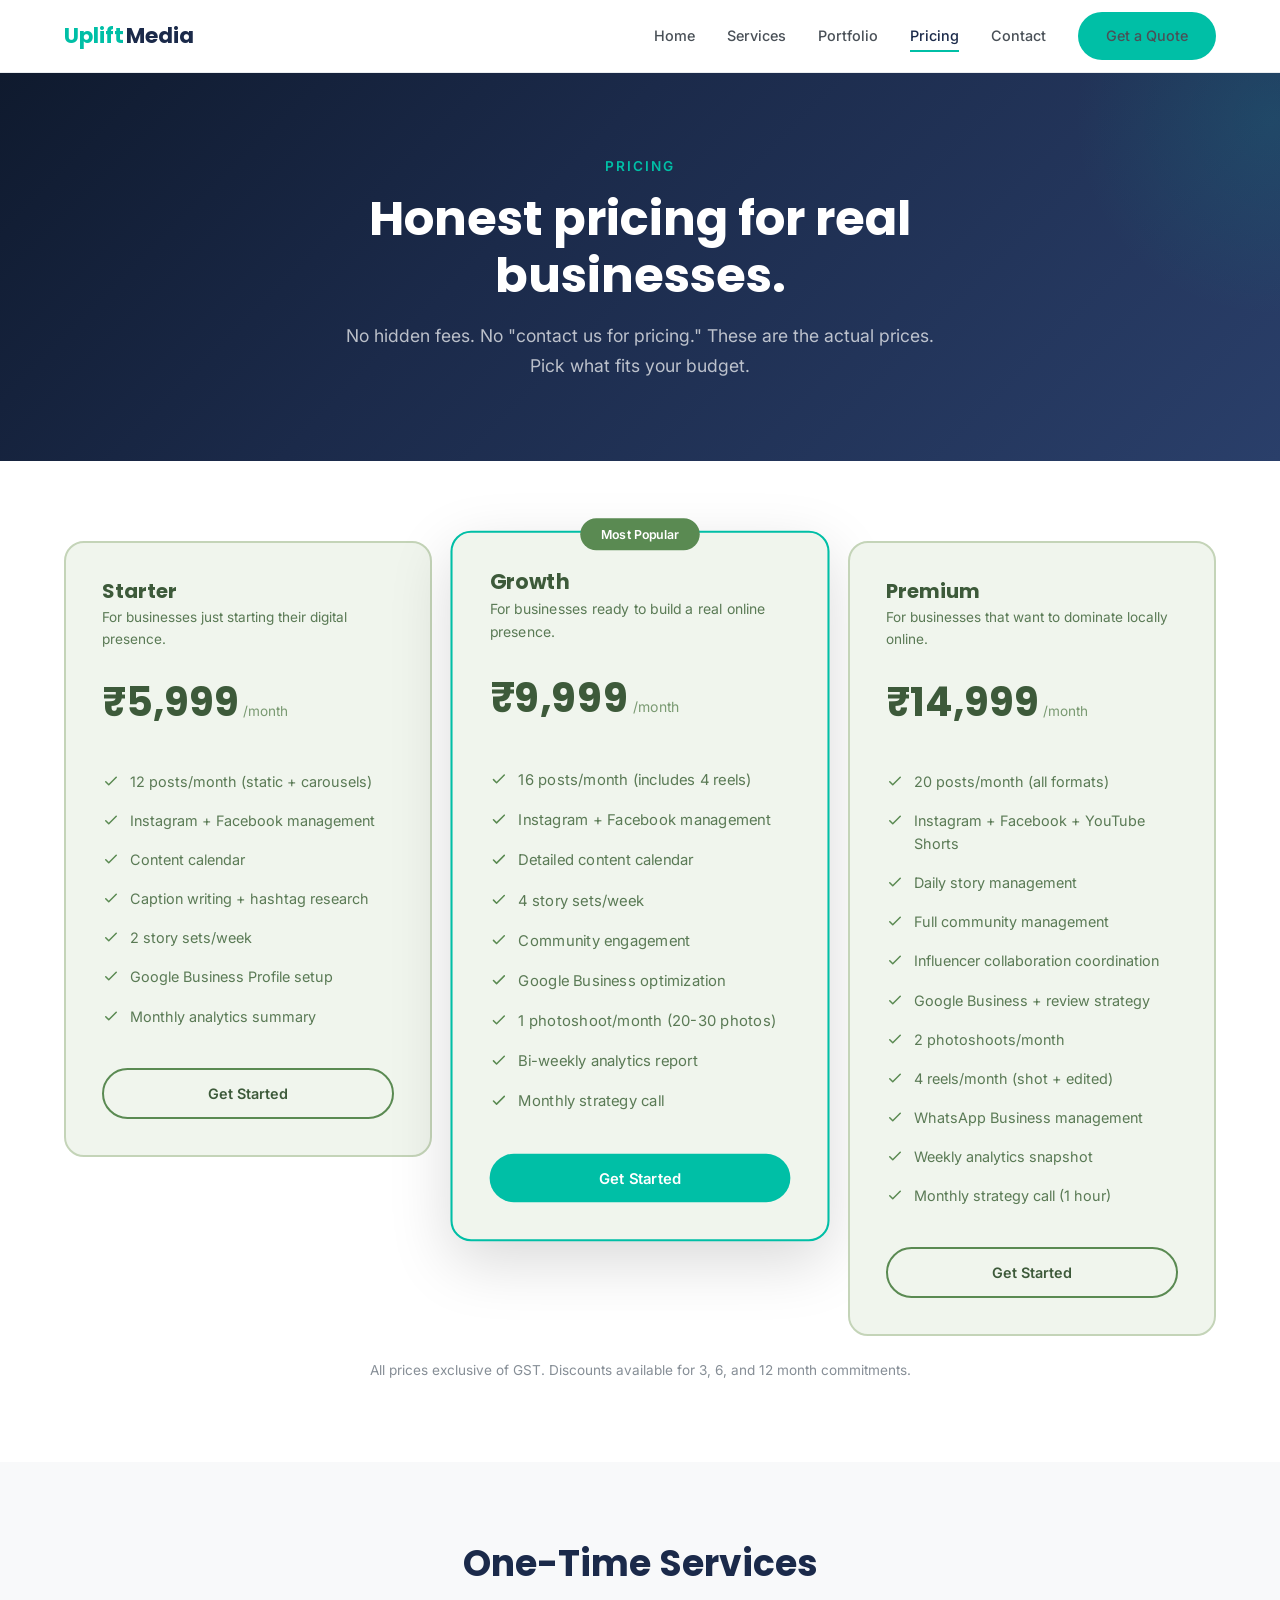
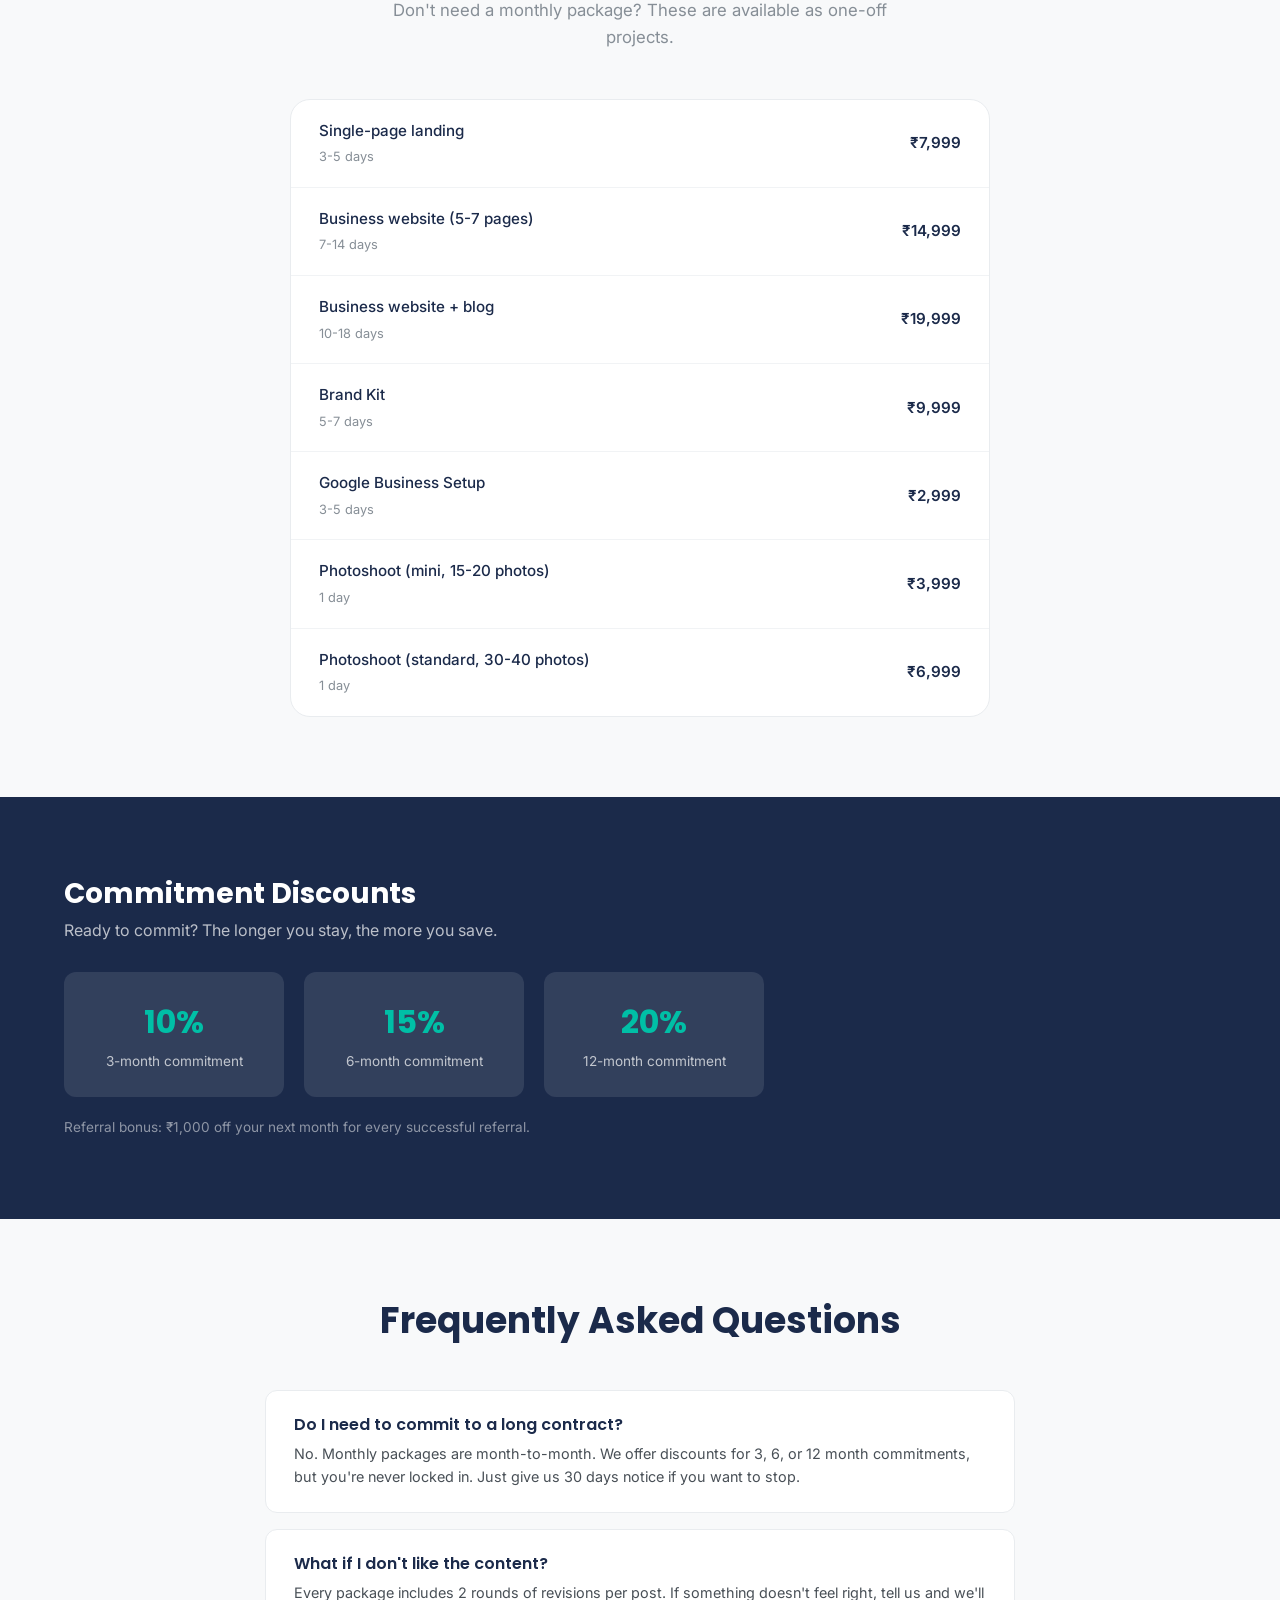
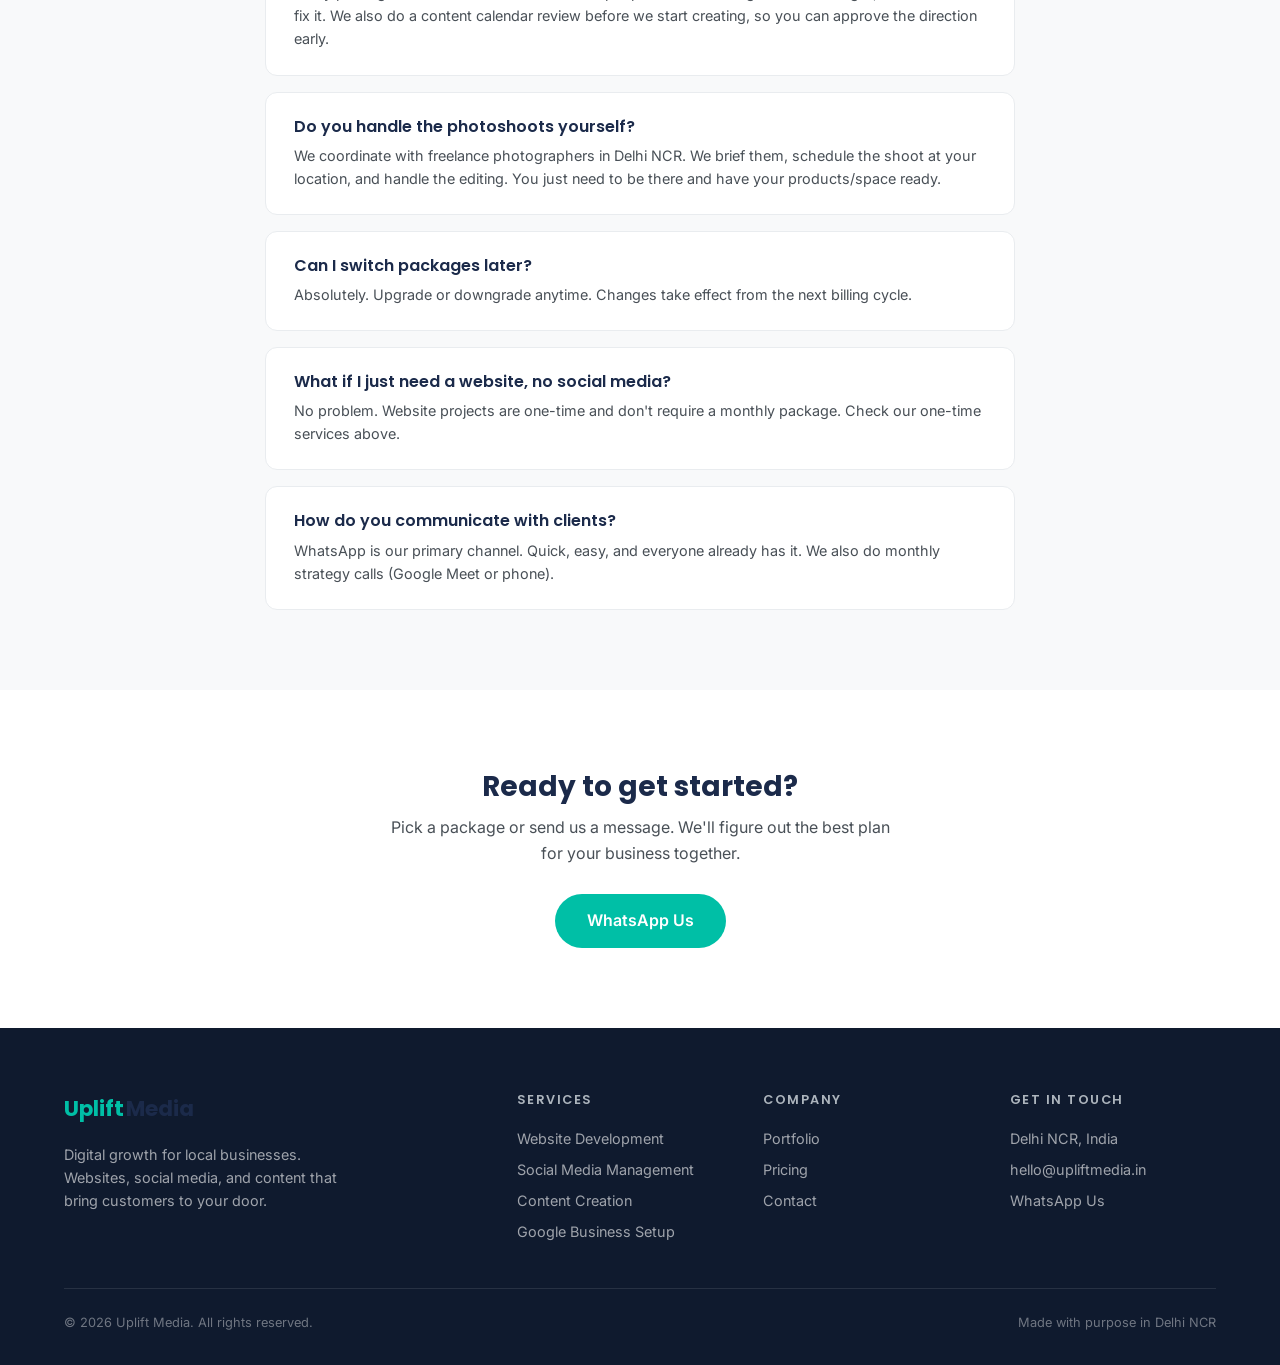
<file: pricing.html>
<!DOCTYPE html>
<html lang="en">
<head>
  <meta charset="UTF-8">
  <meta name="viewport" content="width=device-width, initial-scale=1.0">
  <title>Pricing — Uplift Media</title>
  <meta name="description" content="Honest pricing for Delhi NCR businesses. Social media management, websites, and content creation starting at ₹5,999/month.">
  <link rel="preconnect" href="https://fonts.googleapis.com">
  <link rel="preconnect" href="https://fonts.gstatic.com" crossorigin>
  <link href="https://fonts.googleapis.com/css2?family=Inter:wght@400;500;600&family=Poppins:wght@400;500;600;700&display=swap" rel="stylesheet">
  <link rel="stylesheet" href="styles.css">
</head>
<body>

  <!-- Navigation -->
  <nav class="navbar" id="navbar">
    <div class="container nav-inner">
      <a href="index.html" class="nav-logo">
        <span class="uplift">Uplift</span><span class="media"> Media</span>
      </a>
      <div class="nav-links">
        <a href="index.html">Home</a>
        <a href="services.html">Services</a>
        <a href="portfolio.html">Portfolio</a>
        <a href="pricing.html" class="active">Pricing</a>
        <a href="contact.html">Contact</a>
        <a href="https://wa.me/919876543210?text=Hi%2C%20I%27m%20interested%20in%20your%20services" target="_blank" class="btn-primary">Get a Quote</a>
      </div>
      <button class="hamburger" id="hamburger" aria-label="Toggle menu">
        <span></span><span></span><span></span>
      </button>
    </div>
    <div class="mobile-menu" id="mobileMenu">
      <a href="index.html">Home</a>
      <a href="services.html">Services</a>
      <a href="portfolio.html">Portfolio</a>
      <a href="pricing.html">Pricing</a>
      <a href="contact.html">Contact</a>
      <a href="https://wa.me/919876543210?text=Hi%2C%20I%27m%20interested%20in%20your%20services" target="_blank" class="btn-whatsapp">Get a Quote</a>
    </div>
  </nav>

  <!-- Hero -->
  <section class="page-hero">
    <div class="container" style="text-align:center">
      <span class="hero-tag">Pricing</span>
      <h1 style="margin:0 auto">Honest pricing for real businesses.</h1>
      <p style="margin:16px auto 0">No hidden fees. No "contact us for pricing." These are the actual prices. Pick what fits your budget.</p>
    </div>
  </section>

  <!-- Packages -->
  <section class="section">
    <div class="container">
      <div class="pricing-grid">
        <!-- Starter — Sage + Cream -->
        <div class="pricing-card pricing-sage">
          <h3>Starter</h3>
          <p class="pricing-desc">For businesses just starting their digital presence.</p>
          <div class="pricing-price">
            <span class="amount">&#8377;5,999</span>
            <span class="period">/month</span>
          </div>
          <ul class="pricing-features">
            <li><svg fill="none" stroke="currentColor" viewBox="0 0 24 24"><path stroke-linecap="round" stroke-linejoin="round" stroke-width="2" d="M5 13l4 4L19 7"/></svg>12 posts/month (static + carousels)</li>
            <li><svg fill="none" stroke="currentColor" viewBox="0 0 24 24"><path stroke-linecap="round" stroke-linejoin="round" stroke-width="2" d="M5 13l4 4L19 7"/></svg>Instagram + Facebook management</li>
            <li><svg fill="none" stroke="currentColor" viewBox="0 0 24 24"><path stroke-linecap="round" stroke-linejoin="round" stroke-width="2" d="M5 13l4 4L19 7"/></svg>Content calendar</li>
            <li><svg fill="none" stroke="currentColor" viewBox="0 0 24 24"><path stroke-linecap="round" stroke-linejoin="round" stroke-width="2" d="M5 13l4 4L19 7"/></svg>Caption writing + hashtag research</li>
            <li><svg fill="none" stroke="currentColor" viewBox="0 0 24 24"><path stroke-linecap="round" stroke-linejoin="round" stroke-width="2" d="M5 13l4 4L19 7"/></svg>2 story sets/week</li>
            <li><svg fill="none" stroke="currentColor" viewBox="0 0 24 24"><path stroke-linecap="round" stroke-linejoin="round" stroke-width="2" d="M5 13l4 4L19 7"/></svg>Google Business Profile setup</li>
            <li><svg fill="none" stroke="currentColor" viewBox="0 0 24 24"><path stroke-linecap="round" stroke-linejoin="round" stroke-width="2" d="M5 13l4 4L19 7"/></svg>Monthly analytics summary</li>
          </ul>
          <a href="https://wa.me/919876543210?text=Hi%2C%20I%27m%20interested%20in%20the%20Starter%20package" target="_blank" class="btn-outline" style="width:100%;justify-content:center">Get Started</a>
        </div>

        <!-- Growth -->
        <div class="pricing-card popular pricing-sage">
          <span class="pricing-badge">Most Popular</span>
          <h3>Growth</h3>
          <p class="pricing-desc">For businesses ready to build a real online presence.</p>
          <div class="pricing-price">
            <span class="amount">&#8377;9,999</span>
            <span class="period">/month</span>
          </div>
          <ul class="pricing-features">
            <li><svg fill="none" stroke="currentColor" viewBox="0 0 24 24"><path stroke-linecap="round" stroke-linejoin="round" stroke-width="2" d="M5 13l4 4L19 7"/></svg>16 posts/month (includes 4 reels)</li>
            <li><svg fill="none" stroke="currentColor" viewBox="0 0 24 24"><path stroke-linecap="round" stroke-linejoin="round" stroke-width="2" d="M5 13l4 4L19 7"/></svg>Instagram + Facebook management</li>
            <li><svg fill="none" stroke="currentColor" viewBox="0 0 24 24"><path stroke-linecap="round" stroke-linejoin="round" stroke-width="2" d="M5 13l4 4L19 7"/></svg>Detailed content calendar</li>
            <li><svg fill="none" stroke="currentColor" viewBox="0 0 24 24"><path stroke-linecap="round" stroke-linejoin="round" stroke-width="2" d="M5 13l4 4L19 7"/></svg>4 story sets/week</li>
            <li><svg fill="none" stroke="currentColor" viewBox="0 0 24 24"><path stroke-linecap="round" stroke-linejoin="round" stroke-width="2" d="M5 13l4 4L19 7"/></svg>Community engagement</li>
            <li><svg fill="none" stroke="currentColor" viewBox="0 0 24 24"><path stroke-linecap="round" stroke-linejoin="round" stroke-width="2" d="M5 13l4 4L19 7"/></svg>Google Business optimization</li>
            <li><svg fill="none" stroke="currentColor" viewBox="0 0 24 24"><path stroke-linecap="round" stroke-linejoin="round" stroke-width="2" d="M5 13l4 4L19 7"/></svg>1 photoshoot/month (20-30 photos)</li>
            <li><svg fill="none" stroke="currentColor" viewBox="0 0 24 24"><path stroke-linecap="round" stroke-linejoin="round" stroke-width="2" d="M5 13l4 4L19 7"/></svg>Bi-weekly analytics report</li>
            <li><svg fill="none" stroke="currentColor" viewBox="0 0 24 24"><path stroke-linecap="round" stroke-linejoin="round" stroke-width="2" d="M5 13l4 4L19 7"/></svg>Monthly strategy call</li>
          </ul>
          <a href="https://wa.me/919876543210?text=Hi%2C%20I%27m%20interested%20in%20the%20Growth%20package" target="_blank" class="btn-primary" style="width:100%;justify-content:center">Get Started</a>
        </div>

        <!-- Premium -->
        <div class="pricing-card pricing-sage">
          <h3>Premium</h3>
          <p class="pricing-desc">For businesses that want to dominate locally online.</p>
          <div class="pricing-price">
            <span class="amount">&#8377;14,999</span>
            <span class="period">/month</span>
          </div>
          <ul class="pricing-features">
            <li><svg fill="none" stroke="currentColor" viewBox="0 0 24 24"><path stroke-linecap="round" stroke-linejoin="round" stroke-width="2" d="M5 13l4 4L19 7"/></svg>20 posts/month (all formats)</li>
            <li><svg fill="none" stroke="currentColor" viewBox="0 0 24 24"><path stroke-linecap="round" stroke-linejoin="round" stroke-width="2" d="M5 13l4 4L19 7"/></svg>Instagram + Facebook + YouTube Shorts</li>
            <li><svg fill="none" stroke="currentColor" viewBox="0 0 24 24"><path stroke-linecap="round" stroke-linejoin="round" stroke-width="2" d="M5 13l4 4L19 7"/></svg>Daily story management</li>
            <li><svg fill="none" stroke="currentColor" viewBox="0 0 24 24"><path stroke-linecap="round" stroke-linejoin="round" stroke-width="2" d="M5 13l4 4L19 7"/></svg>Full community management</li>
            <li><svg fill="none" stroke="currentColor" viewBox="0 0 24 24"><path stroke-linecap="round" stroke-linejoin="round" stroke-width="2" d="M5 13l4 4L19 7"/></svg>Influencer collaboration coordination</li>
            <li><svg fill="none" stroke="currentColor" viewBox="0 0 24 24"><path stroke-linecap="round" stroke-linejoin="round" stroke-width="2" d="M5 13l4 4L19 7"/></svg>Google Business + review strategy</li>
            <li><svg fill="none" stroke="currentColor" viewBox="0 0 24 24"><path stroke-linecap="round" stroke-linejoin="round" stroke-width="2" d="M5 13l4 4L19 7"/></svg>2 photoshoots/month</li>
            <li><svg fill="none" stroke="currentColor" viewBox="0 0 24 24"><path stroke-linecap="round" stroke-linejoin="round" stroke-width="2" d="M5 13l4 4L19 7"/></svg>4 reels/month (shot + edited)</li>
            <li><svg fill="none" stroke="currentColor" viewBox="0 0 24 24"><path stroke-linecap="round" stroke-linejoin="round" stroke-width="2" d="M5 13l4 4L19 7"/></svg>WhatsApp Business management</li>
            <li><svg fill="none" stroke="currentColor" viewBox="0 0 24 24"><path stroke-linecap="round" stroke-linejoin="round" stroke-width="2" d="M5 13l4 4L19 7"/></svg>Weekly analytics snapshot</li>
            <li><svg fill="none" stroke="currentColor" viewBox="0 0 24 24"><path stroke-linecap="round" stroke-linejoin="round" stroke-width="2" d="M5 13l4 4L19 7"/></svg>Monthly strategy call (1 hour)</li>
          </ul>
          <a href="https://wa.me/919876543210?text=Hi%2C%20I%27m%20interested%20in%20the%20Premium%20package" target="_blank" class="btn-outline" style="width:100%;justify-content:center">Get Started</a>
        </div>
      </div>
      <p class="pricing-note">All prices exclusive of GST. Discounts available for 3, 6, and 12 month commitments.</p>
    </div>
  </section>

  <!-- One-time Services -->
  <section class="section section-gray">
    <div class="container">
      <div class="section-header">
        <h2>One-Time Services</h2>
        <p>Don't need a monthly package? These are available as one-off projects.</p>
      </div>
      <div class="services-table">
        <div class="table-row">
          <div><span class="name">Single-page landing</span><br><span class="timeline">3-5 days</span></div>
          <span class="price">&#8377;7,999</span>
        </div>
        <div class="table-row">
          <div><span class="name">Business website (5-7 pages)</span><br><span class="timeline">7-14 days</span></div>
          <span class="price">&#8377;14,999</span>
        </div>
        <div class="table-row">
          <div><span class="name">Business website + blog</span><br><span class="timeline">10-18 days</span></div>
          <span class="price">&#8377;19,999</span>
        </div>
        <div class="table-row">
          <div><span class="name">Brand Kit</span><br><span class="timeline">5-7 days</span></div>
          <span class="price">&#8377;9,999</span>
        </div>
        <div class="table-row">
          <div><span class="name">Google Business Setup</span><br><span class="timeline">3-5 days</span></div>
          <span class="price">&#8377;2,999</span>
        </div>
        <div class="table-row">
          <div><span class="name">Photoshoot (mini, 15-20 photos)</span><br><span class="timeline">1 day</span></div>
          <span class="price">&#8377;3,999</span>
        </div>
        <div class="table-row">
          <div><span class="name">Photoshoot (standard, 30-40 photos)</span><br><span class="timeline">1 day</span></div>
          <span class="price">&#8377;6,999</span>
        </div>
      </div>
    </div>
  </section>

  <!-- Discounts -->
  <section class="section section-navy">
    <div class="container">
      <div style="max-width:700px">
        <h2 style="font-size:1.75rem;font-weight:700;margin-bottom:8px">Commitment Discounts</h2>
        <p style="color:rgba(255,255,255,0.7);margin-bottom:28px">Ready to commit? The longer you stay, the more you save.</p>
        <div class="discount-grid">
          <div class="discount-card">
            <div class="percent">10%</div>
            <div class="label">3-month commitment</div>
          </div>
          <div class="discount-card">
            <div class="percent">15%</div>
            <div class="label">6-month commitment</div>
          </div>
          <div class="discount-card">
            <div class="percent">20%</div>
            <div class="label">12-month commitment</div>
          </div>
        </div>
        <p style="color:rgba(255,255,255,0.5);font-size:0.85rem;margin-top:20px">Referral bonus: &#8377;1,000 off your next month for every successful referral.</p>
      </div>
    </div>
  </section>

  <!-- FAQs -->
  <section class="section section-gray">
    <div class="container">
      <div class="section-header">
        <h2>Frequently Asked Questions</h2>
      </div>
      <div class="faq-list">
        <div class="faq-item">
          <h3>Do I need to commit to a long contract?</h3>
          <p>No. Monthly packages are month-to-month. We offer discounts for 3, 6, or 12 month commitments, but you're never locked in. Just give us 30 days notice if you want to stop.</p>
        </div>
        <div class="faq-item">
          <h3>What if I don't like the content?</h3>
          <p>Every package includes 2 rounds of revisions per post. If something doesn't feel right, tell us and we'll fix it. We also do a content calendar review before we start creating, so you can approve the direction early.</p>
        </div>
        <div class="faq-item">
          <h3>Do you handle the photoshoots yourself?</h3>
          <p>We coordinate with freelance photographers in Delhi NCR. We brief them, schedule the shoot at your location, and handle the editing. You just need to be there and have your products/space ready.</p>
        </div>
        <div class="faq-item">
          <h3>Can I switch packages later?</h3>
          <p>Absolutely. Upgrade or downgrade anytime. Changes take effect from the next billing cycle.</p>
        </div>
        <div class="faq-item">
          <h3>What if I just need a website, no social media?</h3>
          <p>No problem. Website projects are one-time and don't require a monthly package. Check our one-time services above.</p>
        </div>
        <div class="faq-item">
          <h3>How do you communicate with clients?</h3>
          <p>WhatsApp is our primary channel. Quick, easy, and everyone already has it. We also do monthly strategy calls (Google Meet or phone).</p>
        </div>
      </div>
    </div>
  </section>

  <!-- CTA -->
  <section class="section">
    <div class="container" style="text-align:center">
      <h2 style="font-size:1.75rem;font-weight:700;color:var(--navy);margin-bottom:12px">Ready to get started?</h2>
      <p style="color:var(--gray-600);max-width:500px;margin:0 auto 28px">Pick a package or send us a message. We'll figure out the best plan for your business together.</p>
      <a href="https://wa.me/919876543210?text=Hi%2C%20I%27m%20interested%20in%20your%20services" target="_blank" class="btn-whatsapp">WhatsApp Us</a>
    </div>
  </section>

  <!-- Footer -->
  <footer class="footer">
    <div class="container">
      <div class="footer-grid">
        <div class="footer-brand">
          <div class="nav-logo">
            <span class="uplift">Uplift</span><span class="media"> Media</span>
          </div>
          <p>Digital growth for local businesses. Websites, social media, and content that bring customers to your door.</p>
        </div>
        <div class="footer-col">
          <h4>Services</h4>
          <a href="services.html">Website Development</a>
          <a href="services.html">Social Media Management</a>
          <a href="services.html">Content Creation</a>
          <a href="services.html">Google Business Setup</a>
        </div>
        <div class="footer-col">
          <h4>Company</h4>
          <a href="portfolio.html">Portfolio</a>
          <a href="pricing.html">Pricing</a>
          <a href="contact.html">Contact</a>
        </div>
        <div class="footer-col">
          <h4>Get in Touch</h4>
          <a>Delhi NCR, India</a>
          <a href="mailto:hello@upliftmedia.in">hello@upliftmedia.in</a>
          <a href="https://wa.me/919876543210" target="_blank">WhatsApp Us</a>
        </div>
      </div>
      <div class="footer-bottom">
        <p>&copy; 2026 Uplift Media. All rights reserved.</p>
        <p>Made with purpose in Delhi NCR</p>
      </div>
    </div>
  </footer>

  <script>
    const hamburger = document.getElementById('hamburger');
    const mobileMenu = document.getElementById('mobileMenu');
    hamburger.addEventListener('click', () => mobileMenu.classList.toggle('active'));
    const navbar = document.getElementById('navbar');
    window.addEventListener('scroll', () => navbar.classList.toggle('scrolled', window.scrollY > 10));
  </script>

</body>
</html>
</file>
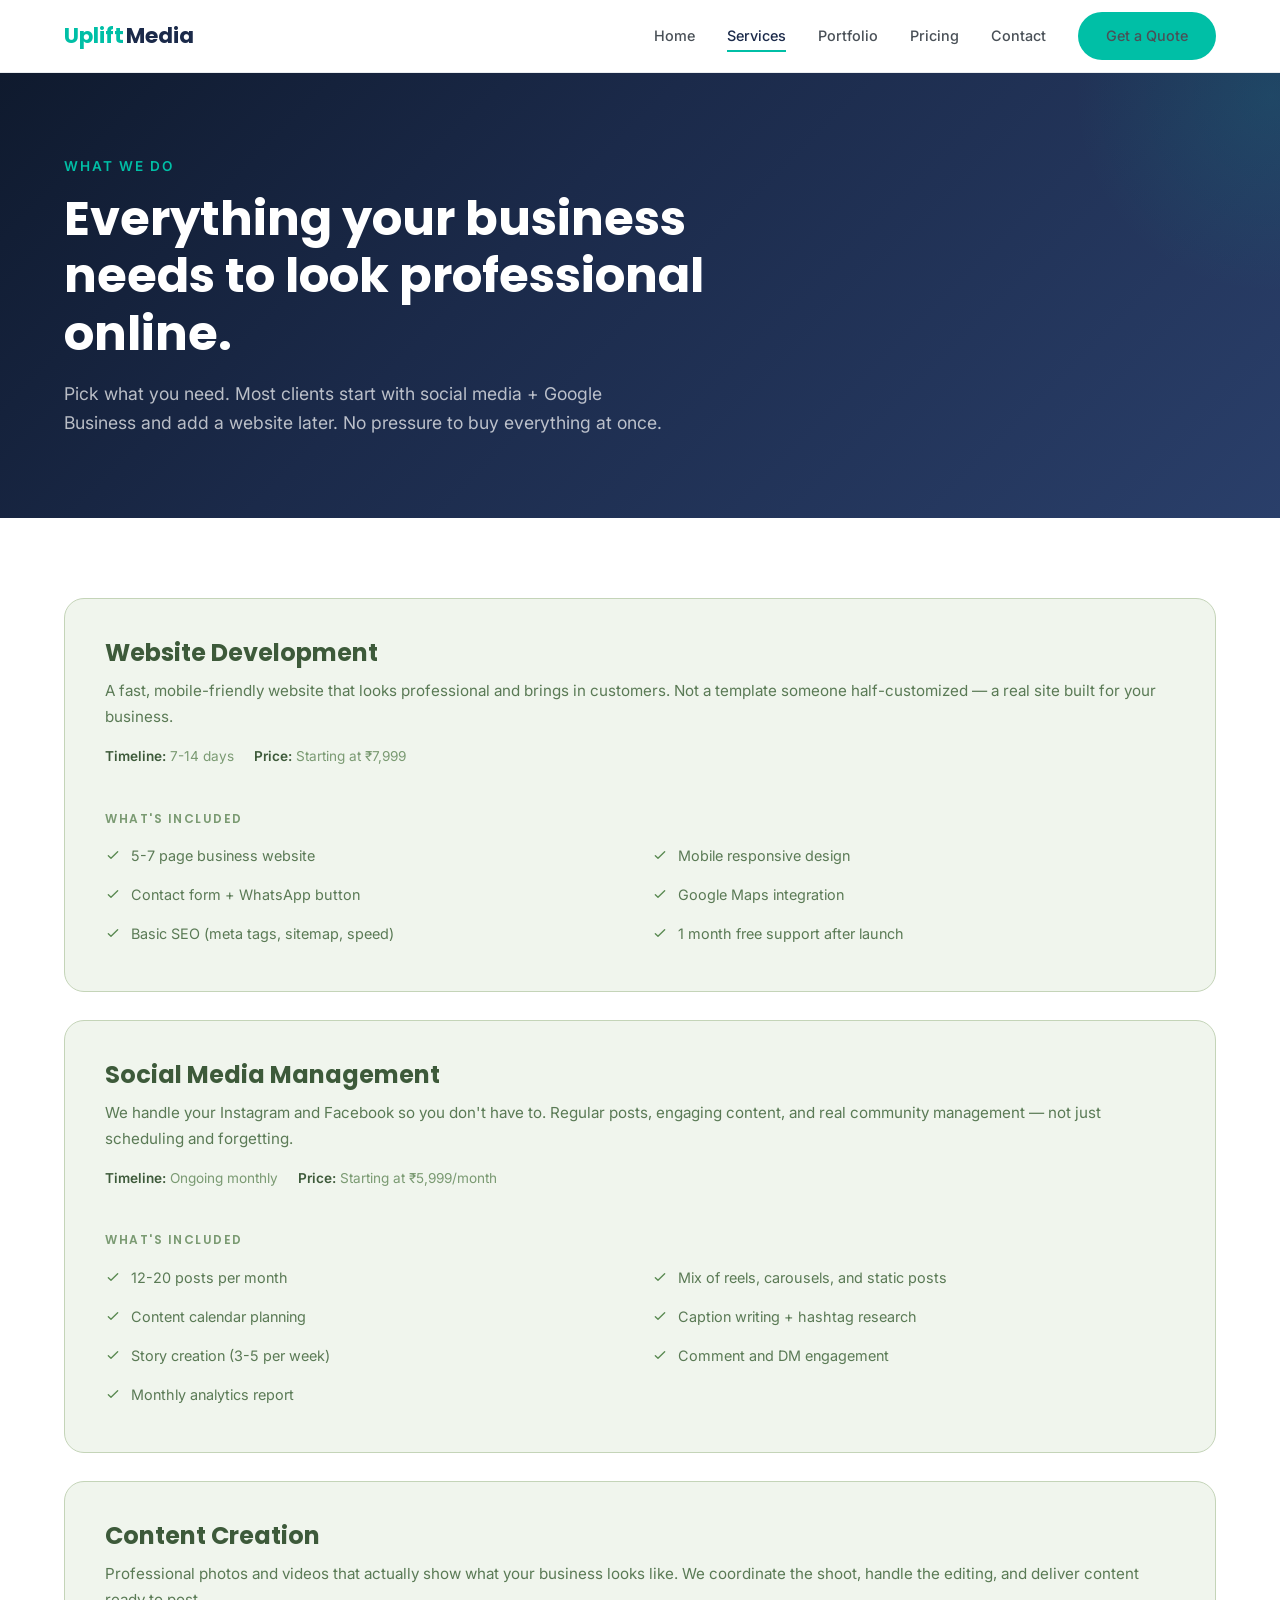
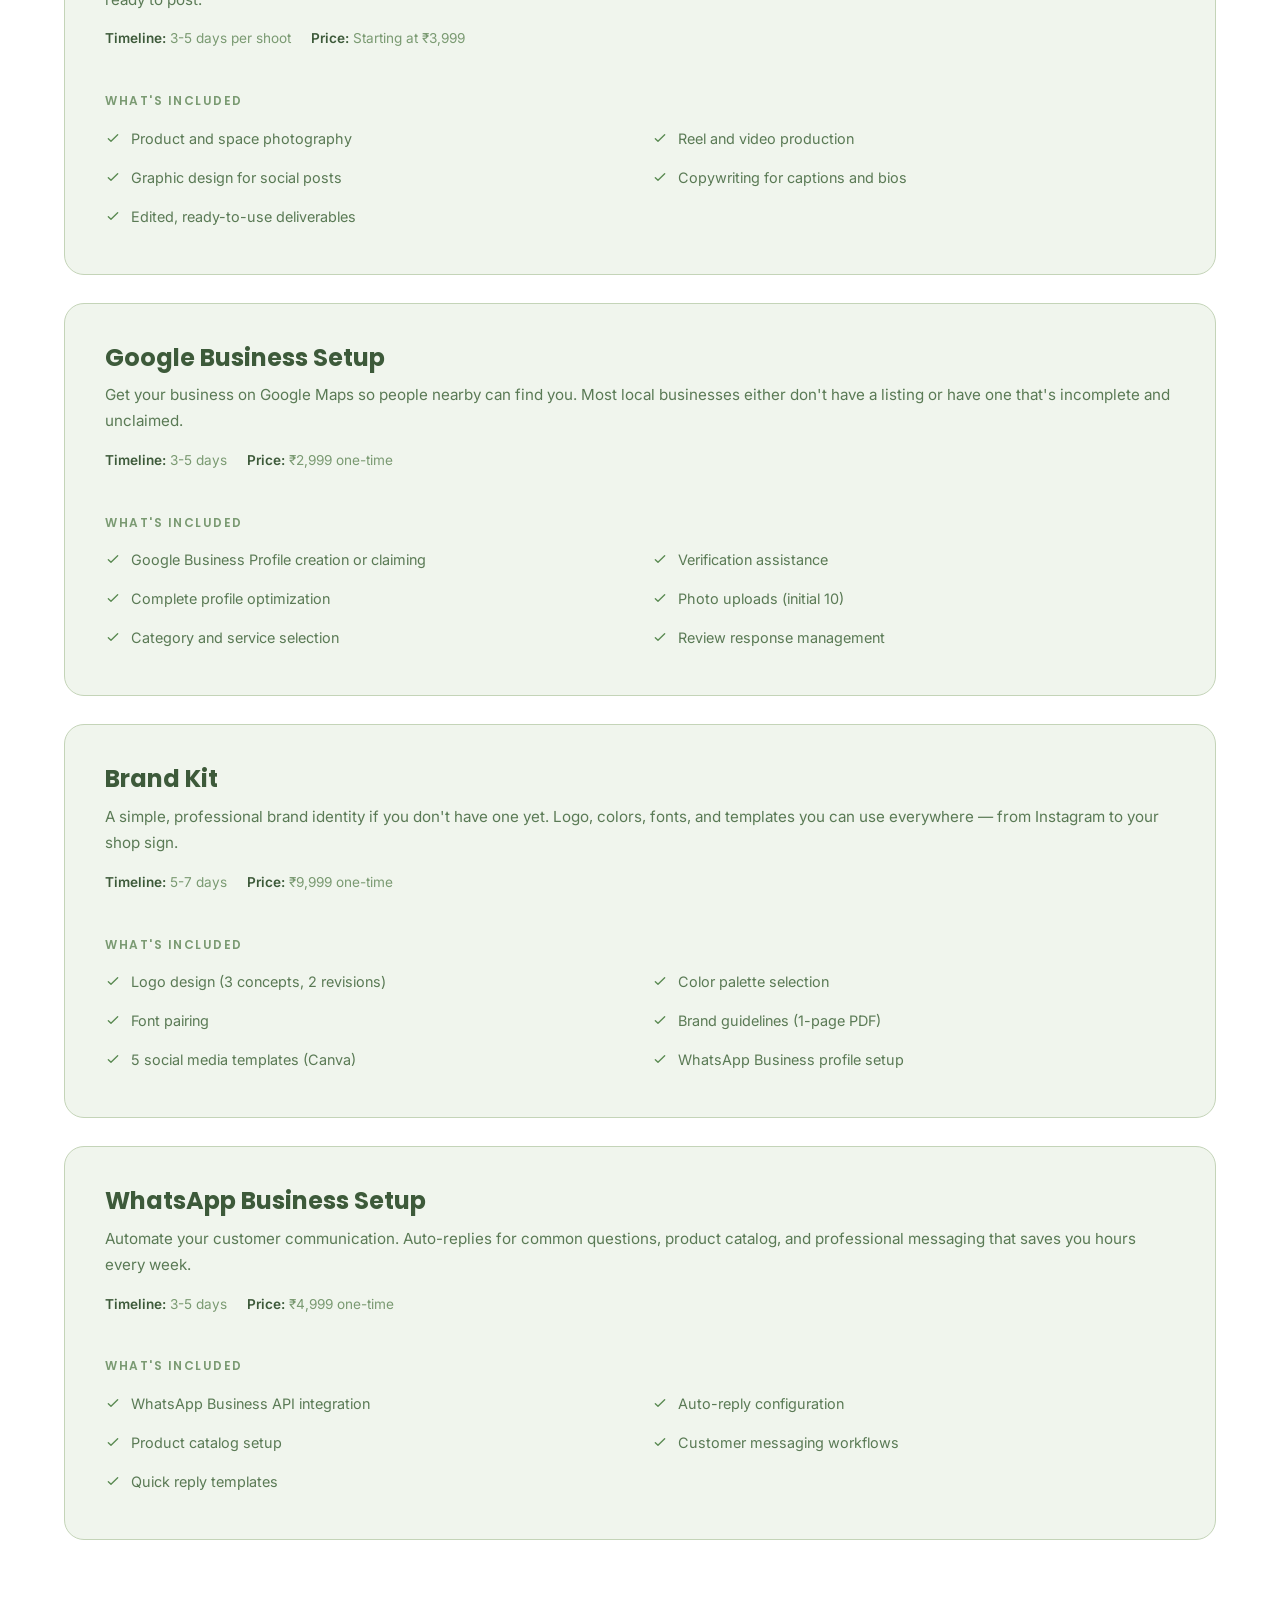
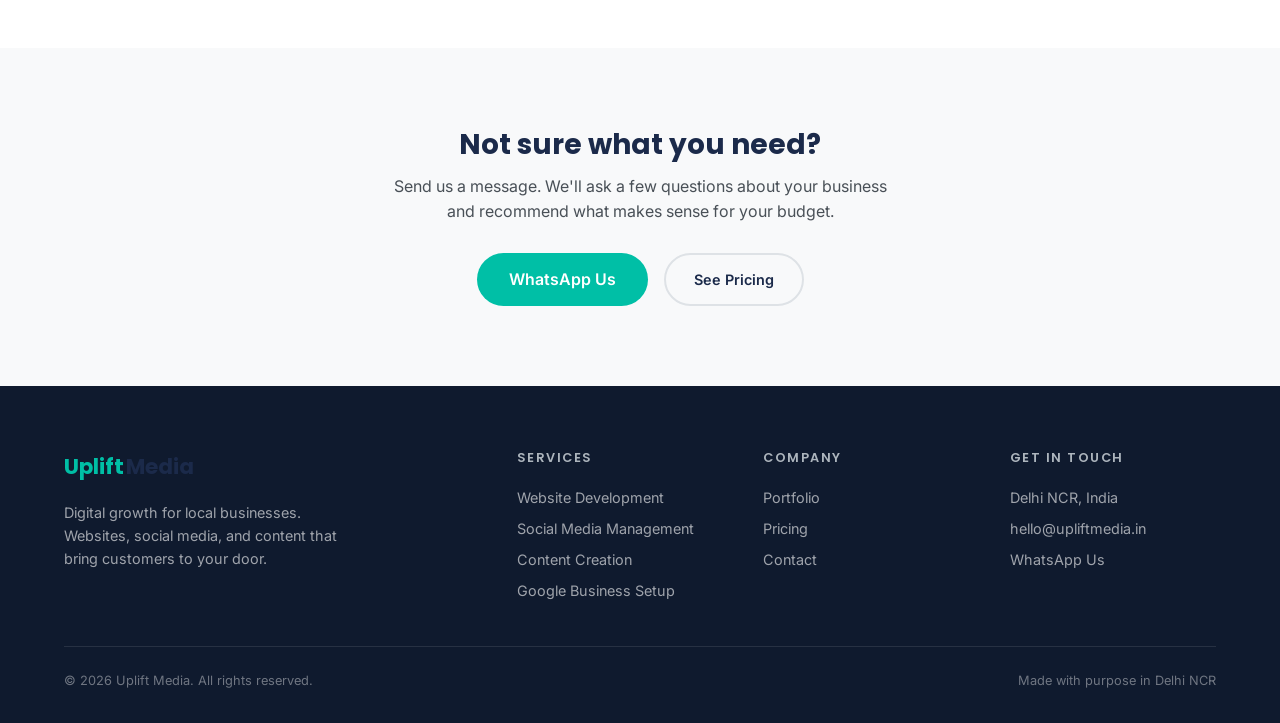
<file: services.html>
<!DOCTYPE html>
<html lang="en">
<head>
  <meta charset="UTF-8">
  <meta name="viewport" content="width=device-width, initial-scale=1.0">
  <title>Services — Uplift Media</title>
  <meta name="description" content="Website development, social media management, content creation, Google Business setup and more for Delhi NCR businesses.">
  <link rel="preconnect" href="https://fonts.googleapis.com">
  <link rel="preconnect" href="https://fonts.gstatic.com" crossorigin>
  <link href="https://fonts.googleapis.com/css2?family=Inter:wght@400;500;600&family=Poppins:wght@400;500;600;700&display=swap" rel="stylesheet">
  <link rel="stylesheet" href="styles.css">
</head>
<body>

  <!-- Navigation -->
  <nav class="navbar" id="navbar">
    <div class="container nav-inner">
      <a href="index.html" class="nav-logo">
        <span class="uplift">Uplift</span><span class="media"> Media</span>
      </a>
      <div class="nav-links">
        <a href="index.html">Home</a>
        <a href="services.html" class="active">Services</a>
        <a href="portfolio.html">Portfolio</a>
        <a href="pricing.html">Pricing</a>
        <a href="contact.html">Contact</a>
        <a href="https://wa.me/919876543210?text=Hi%2C%20I%27m%20interested%20in%20your%20services" target="_blank" class="btn-primary">Get a Quote</a>
      </div>
      <button class="hamburger" id="hamburger" aria-label="Toggle menu">
        <span></span><span></span><span></span>
      </button>
    </div>
    <div class="mobile-menu" id="mobileMenu">
      <a href="index.html">Home</a>
      <a href="services.html">Services</a>
      <a href="portfolio.html">Portfolio</a>
      <a href="pricing.html">Pricing</a>
      <a href="contact.html">Contact</a>
      <a href="https://wa.me/919876543210?text=Hi%2C%20I%27m%20interested%20in%20your%20services" target="_blank" class="btn-whatsapp">Get a Quote</a>
    </div>
  </nav>

  <!-- Hero -->
  <section class="page-hero">
    <div class="container">
      <span class="hero-tag">What We Do</span>
      <h1>Everything your business needs to look professional online.</h1>
      <p>Pick what you need. Most clients start with social media + Google Business and add a website later. No pressure to buy everything at once.</p>
    </div>
  </section>

  <!-- Services -->
  <section class="section">
    <div class="container">
      <!-- Website Development -->
      <div class="service-detail service-sage">
        <h2>Website Development</h2>
        <p class="description">A fast, mobile-friendly website that looks professional and brings in customers. Not a template someone half-customized &mdash; a real site built for your business.</p>
        <div class="meta">
          <span><strong>Timeline:</strong> 7-14 days</span>
          <span><strong>Price:</strong> Starting at &#8377;7,999</span>
        </div>
        <div class="service-detail-features">
          <h3>What's included</h3>
          <ul>
            <li><svg fill="none" stroke="currentColor" viewBox="0 0 24 24"><path stroke-linecap="round" stroke-linejoin="round" stroke-width="2" d="M5 13l4 4L19 7"/></svg>5-7 page business website</li>
            <li><svg fill="none" stroke="currentColor" viewBox="0 0 24 24"><path stroke-linecap="round" stroke-linejoin="round" stroke-width="2" d="M5 13l4 4L19 7"/></svg>Mobile responsive design</li>
            <li><svg fill="none" stroke="currentColor" viewBox="0 0 24 24"><path stroke-linecap="round" stroke-linejoin="round" stroke-width="2" d="M5 13l4 4L19 7"/></svg>Contact form + WhatsApp button</li>
            <li><svg fill="none" stroke="currentColor" viewBox="0 0 24 24"><path stroke-linecap="round" stroke-linejoin="round" stroke-width="2" d="M5 13l4 4L19 7"/></svg>Google Maps integration</li>
            <li><svg fill="none" stroke="currentColor" viewBox="0 0 24 24"><path stroke-linecap="round" stroke-linejoin="round" stroke-width="2" d="M5 13l4 4L19 7"/></svg>Basic SEO (meta tags, sitemap, speed)</li>
            <li><svg fill="none" stroke="currentColor" viewBox="0 0 24 24"><path stroke-linecap="round" stroke-linejoin="round" stroke-width="2" d="M5 13l4 4L19 7"/></svg>1 month free support after launch</li>
          </ul>
        </div>
      </div>

      <!-- Social Media -->
      <div class="service-detail service-sage">
        <h2>Social Media Management</h2>
        <p class="description">We handle your Instagram and Facebook so you don't have to. Regular posts, engaging content, and real community management &mdash; not just scheduling and forgetting.</p>
        <div class="meta">
          <span><strong>Timeline:</strong> Ongoing monthly</span>
          <span><strong>Price:</strong> Starting at &#8377;5,999/month</span>
        </div>
        <div class="service-detail-features">
          <h3>What's included</h3>
          <ul>
            <li><svg fill="none" stroke="currentColor" viewBox="0 0 24 24"><path stroke-linecap="round" stroke-linejoin="round" stroke-width="2" d="M5 13l4 4L19 7"/></svg>12-20 posts per month</li>
            <li><svg fill="none" stroke="currentColor" viewBox="0 0 24 24"><path stroke-linecap="round" stroke-linejoin="round" stroke-width="2" d="M5 13l4 4L19 7"/></svg>Mix of reels, carousels, and static posts</li>
            <li><svg fill="none" stroke="currentColor" viewBox="0 0 24 24"><path stroke-linecap="round" stroke-linejoin="round" stroke-width="2" d="M5 13l4 4L19 7"/></svg>Content calendar planning</li>
            <li><svg fill="none" stroke="currentColor" viewBox="0 0 24 24"><path stroke-linecap="round" stroke-linejoin="round" stroke-width="2" d="M5 13l4 4L19 7"/></svg>Caption writing + hashtag research</li>
            <li><svg fill="none" stroke="currentColor" viewBox="0 0 24 24"><path stroke-linecap="round" stroke-linejoin="round" stroke-width="2" d="M5 13l4 4L19 7"/></svg>Story creation (3-5 per week)</li>
            <li><svg fill="none" stroke="currentColor" viewBox="0 0 24 24"><path stroke-linecap="round" stroke-linejoin="round" stroke-width="2" d="M5 13l4 4L19 7"/></svg>Comment and DM engagement</li>
            <li><svg fill="none" stroke="currentColor" viewBox="0 0 24 24"><path stroke-linecap="round" stroke-linejoin="round" stroke-width="2" d="M5 13l4 4L19 7"/></svg>Monthly analytics report</li>
          </ul>
        </div>
      </div>

      <!-- Content Creation -->
      <div class="service-detail service-sage">
        <h2>Content Creation</h2>
        <p class="description">Professional photos and videos that actually show what your business looks like. We coordinate the shoot, handle the editing, and deliver content ready to post.</p>
        <div class="meta">
          <span><strong>Timeline:</strong> 3-5 days per shoot</span>
          <span><strong>Price:</strong> Starting at &#8377;3,999</span>
        </div>
        <div class="service-detail-features">
          <h3>What's included</h3>
          <ul>
            <li><svg fill="none" stroke="currentColor" viewBox="0 0 24 24"><path stroke-linecap="round" stroke-linejoin="round" stroke-width="2" d="M5 13l4 4L19 7"/></svg>Product and space photography</li>
            <li><svg fill="none" stroke="currentColor" viewBox="0 0 24 24"><path stroke-linecap="round" stroke-linejoin="round" stroke-width="2" d="M5 13l4 4L19 7"/></svg>Reel and video production</li>
            <li><svg fill="none" stroke="currentColor" viewBox="0 0 24 24"><path stroke-linecap="round" stroke-linejoin="round" stroke-width="2" d="M5 13l4 4L19 7"/></svg>Graphic design for social posts</li>
            <li><svg fill="none" stroke="currentColor" viewBox="0 0 24 24"><path stroke-linecap="round" stroke-linejoin="round" stroke-width="2" d="M5 13l4 4L19 7"/></svg>Copywriting for captions and bios</li>
            <li><svg fill="none" stroke="currentColor" viewBox="0 0 24 24"><path stroke-linecap="round" stroke-linejoin="round" stroke-width="2" d="M5 13l4 4L19 7"/></svg>Edited, ready-to-use deliverables</li>
          </ul>
        </div>
      </div>

      <!-- Google Business -->
      <div class="service-detail service-sage">
        <h2>Google Business Setup</h2>
        <p class="description">Get your business on Google Maps so people nearby can find you. Most local businesses either don't have a listing or have one that's incomplete and unclaimed.</p>
        <div class="meta">
          <span><strong>Timeline:</strong> 3-5 days</span>
          <span><strong>Price:</strong> &#8377;2,999 one-time</span>
        </div>
        <div class="service-detail-features">
          <h3>What's included</h3>
          <ul>
            <li><svg fill="none" stroke="currentColor" viewBox="0 0 24 24"><path stroke-linecap="round" stroke-linejoin="round" stroke-width="2" d="M5 13l4 4L19 7"/></svg>Google Business Profile creation or claiming</li>
            <li><svg fill="none" stroke="currentColor" viewBox="0 0 24 24"><path stroke-linecap="round" stroke-linejoin="round" stroke-width="2" d="M5 13l4 4L19 7"/></svg>Verification assistance</li>
            <li><svg fill="none" stroke="currentColor" viewBox="0 0 24 24"><path stroke-linecap="round" stroke-linejoin="round" stroke-width="2" d="M5 13l4 4L19 7"/></svg>Complete profile optimization</li>
            <li><svg fill="none" stroke="currentColor" viewBox="0 0 24 24"><path stroke-linecap="round" stroke-linejoin="round" stroke-width="2" d="M5 13l4 4L19 7"/></svg>Photo uploads (initial 10)</li>
            <li><svg fill="none" stroke="currentColor" viewBox="0 0 24 24"><path stroke-linecap="round" stroke-linejoin="round" stroke-width="2" d="M5 13l4 4L19 7"/></svg>Category and service selection</li>
            <li><svg fill="none" stroke="currentColor" viewBox="0 0 24 24"><path stroke-linecap="round" stroke-linejoin="round" stroke-width="2" d="M5 13l4 4L19 7"/></svg>Review response management</li>
          </ul>
        </div>
      </div>

      <!-- Brand Kit -->
      <div class="service-detail service-sage">
        <h2>Brand Kit</h2>
        <p class="description">A simple, professional brand identity if you don't have one yet. Logo, colors, fonts, and templates you can use everywhere &mdash; from Instagram to your shop sign.</p>
        <div class="meta">
          <span><strong>Timeline:</strong> 5-7 days</span>
          <span><strong>Price:</strong> &#8377;9,999 one-time</span>
        </div>
        <div class="service-detail-features">
          <h3>What's included</h3>
          <ul>
            <li><svg fill="none" stroke="currentColor" viewBox="0 0 24 24"><path stroke-linecap="round" stroke-linejoin="round" stroke-width="2" d="M5 13l4 4L19 7"/></svg>Logo design (3 concepts, 2 revisions)</li>
            <li><svg fill="none" stroke="currentColor" viewBox="0 0 24 24"><path stroke-linecap="round" stroke-linejoin="round" stroke-width="2" d="M5 13l4 4L19 7"/></svg>Color palette selection</li>
            <li><svg fill="none" stroke="currentColor" viewBox="0 0 24 24"><path stroke-linecap="round" stroke-linejoin="round" stroke-width="2" d="M5 13l4 4L19 7"/></svg>Font pairing</li>
            <li><svg fill="none" stroke="currentColor" viewBox="0 0 24 24"><path stroke-linecap="round" stroke-linejoin="round" stroke-width="2" d="M5 13l4 4L19 7"/></svg>Brand guidelines (1-page PDF)</li>
            <li><svg fill="none" stroke="currentColor" viewBox="0 0 24 24"><path stroke-linecap="round" stroke-linejoin="round" stroke-width="2" d="M5 13l4 4L19 7"/></svg>5 social media templates (Canva)</li>
            <li><svg fill="none" stroke="currentColor" viewBox="0 0 24 24"><path stroke-linecap="round" stroke-linejoin="round" stroke-width="2" d="M5 13l4 4L19 7"/></svg>WhatsApp Business profile setup</li>
          </ul>
        </div>
      </div>

      <!-- WhatsApp Business -->
      <div class="service-detail service-sage">
        <h2>WhatsApp Business Setup</h2>
        <p class="description">Automate your customer communication. Auto-replies for common questions, product catalog, and professional messaging that saves you hours every week.</p>
        <div class="meta">
          <span><strong>Timeline:</strong> 3-5 days</span>
          <span><strong>Price:</strong> &#8377;4,999 one-time</span>
        </div>
        <div class="service-detail-features">
          <h3>What's included</h3>
          <ul>
            <li><svg fill="none" stroke="currentColor" viewBox="0 0 24 24"><path stroke-linecap="round" stroke-linejoin="round" stroke-width="2" d="M5 13l4 4L19 7"/></svg>WhatsApp Business API integration</li>
            <li><svg fill="none" stroke="currentColor" viewBox="0 0 24 24"><path stroke-linecap="round" stroke-linejoin="round" stroke-width="2" d="M5 13l4 4L19 7"/></svg>Auto-reply configuration</li>
            <li><svg fill="none" stroke="currentColor" viewBox="0 0 24 24"><path stroke-linecap="round" stroke-linejoin="round" stroke-width="2" d="M5 13l4 4L19 7"/></svg>Product catalog setup</li>
            <li><svg fill="none" stroke="currentColor" viewBox="0 0 24 24"><path stroke-linecap="round" stroke-linejoin="round" stroke-width="2" d="M5 13l4 4L19 7"/></svg>Customer messaging workflows</li>
            <li><svg fill="none" stroke="currentColor" viewBox="0 0 24 24"><path stroke-linecap="round" stroke-linejoin="round" stroke-width="2" d="M5 13l4 4L19 7"/></svg>Quick reply templates</li>
          </ul>
        </div>
      </div>
    </div>
  </section>

  <!-- CTA -->
  <section class="section section-gray">
    <div class="container" style="text-align:center">
      <h2 style="font-size:1.75rem;font-weight:700;color:var(--navy);margin-bottom:12px">Not sure what you need?</h2>
      <p style="color:var(--gray-600);max-width:500px;margin:0 auto 28px">Send us a message. We'll ask a few questions about your business and recommend what makes sense for your budget.</p>
      <div style="display:flex;justify-content:center;flex-wrap:wrap;gap:16px">
        <a href="https://wa.me/919876543210?text=Hi%2C%20I%27m%20interested%20in%20your%20services" target="_blank" class="btn-whatsapp">WhatsApp Us</a>
        <a href="pricing.html" class="btn-outline">See Pricing</a>
      </div>
    </div>
  </section>

  <!-- Footer -->
  <footer class="footer">
    <div class="container">
      <div class="footer-grid">
        <div class="footer-brand">
          <div class="nav-logo">
            <span class="uplift">Uplift</span><span class="media"> Media</span>
          </div>
          <p>Digital growth for local businesses. Websites, social media, and content that bring customers to your door.</p>
        </div>
        <div class="footer-col">
          <h4>Services</h4>
          <a href="services.html">Website Development</a>
          <a href="services.html">Social Media Management</a>
          <a href="services.html">Content Creation</a>
          <a href="services.html">Google Business Setup</a>
        </div>
        <div class="footer-col">
          <h4>Company</h4>
          <a href="portfolio.html">Portfolio</a>
          <a href="pricing.html">Pricing</a>
          <a href="contact.html">Contact</a>
        </div>
        <div class="footer-col">
          <h4>Get in Touch</h4>
          <a>Delhi NCR, India</a>
          <a href="mailto:hello@upliftmedia.in">hello@upliftmedia.in</a>
          <a href="https://wa.me/919876543210" target="_blank">WhatsApp Us</a>
        </div>
      </div>
      <div class="footer-bottom">
        <p>&copy; 2026 Uplift Media. All rights reserved.</p>
        <p>Made with purpose in Delhi NCR</p>
      </div>
    </div>
  </footer>

  <script>
    const hamburger = document.getElementById('hamburger');
    const mobileMenu = document.getElementById('mobileMenu');
    hamburger.addEventListener('click', () => mobileMenu.classList.toggle('active'));
    const navbar = document.getElementById('navbar');
    window.addEventListener('scroll', () => navbar.classList.toggle('scrolled', window.scrollY > 10));
  </script>

</body>
</html>
</file>
<file: styles.css>
/* ============================================
   Uplift Media — Static Site Styles
   ============================================ */

/* --- Reset & Base --- */
*,
*::before,
*::after {
  margin: 0;
  padding: 0;
  box-sizing: border-box;
}

:root {
  --navy: #1B2A4A;
  --navy-light: #2A3F6A;
  --navy-dark: #0F1A2E;
  --teal: #00BFA6;
  --teal-dark: #00A08A;
  --teal-light: #00E6C8;
  --orange: #FF6B35;
  --orange-dark: #E55A28;
  --gold: #FFD700;
  --gray-50: #F8F9FA;
  --gray-100: #F1F3F5;
  --gray-200: #E9ECEF;
  --gray-300: #DEE2E6;
  --gray-400: #ADB5BD;
  --gray-500: #868E96;
  --gray-600: #495057;
  --gray-700: #343A40;
  --gray-800: #212529;
  --white: #FFFFFF;
  --font-heading: 'Poppins', system-ui, -apple-system, sans-serif;
  --font-body: 'Inter', system-ui, -apple-system, sans-serif;
  --radius-sm: 8px;
  --radius-md: 12px;
  --radius-lg: 20px;
  --radius-xl: 28px;
  --shadow-sm: 0 1px 3px rgba(0,0,0,0.08);
  --shadow-md: 0 4px 12px rgba(0,0,0,0.1);
  --shadow-lg: 0 8px 30px rgba(0,0,0,0.12);
  --shadow-xl: 0 20px 60px rgba(0,0,0,0.15);
  --transition: 0.3s cubic-bezier(0.4, 0, 0.2, 1);
}

html {
  scroll-behavior: smooth;
  -webkit-font-smoothing: antialiased;
  -moz-osx-font-smoothing: grayscale;
}

body {
  font-family: var(--font-body);
  color: var(--gray-800);
  background: var(--white);
  line-height: 1.6;
  overflow-x: hidden;
}

h1, h2, h3, h4, h5, h6 {
  font-family: var(--font-heading);
  line-height: 1.2;
}

a {
  text-decoration: none;
  color: inherit;
  transition: var(--transition);
}

img {
  max-width: 100%;
  display: block;
}

ul {
  list-style: none;
}

.container {
  max-width: 1200px;
  margin: 0 auto;
  padding: 0 24px;
}

/* --- Animations --- */
@keyframes fadeInUp {
  from {
    opacity: 0;
    transform: translateY(30px);
  }
  to {
    opacity: 1;
    transform: translateY(0);
  }
}

@keyframes fadeIn {
  from { opacity: 0; }
  to { opacity: 1; }
}

@keyframes slideInLeft {
  from {
    opacity: 0;
    transform: translateX(-40px);
  }
  to {
    opacity: 1;
    transform: translateX(0);
  }
}

@keyframes float {
  0%, 100% { transform: translateY(0px); }
  50% { transform: translateY(-10px); }
}

@keyframes pulse {
  0%, 100% { opacity: 1; }
  50% { opacity: 0.7; }
}

@keyframes gradientShift {
  0% { background-position: 0% 50%; }
  50% { background-position: 100% 50%; }
  100% { background-position: 0% 50%; }
}

.animate-fade-up {
  animation: fadeInUp 0.6s ease-out forwards;
}

.animate-fade {
  animation: fadeIn 0.5s ease-out forwards;
}

.animate-slide-left {
  animation: slideInLeft 0.6s ease-out forwards;
}

.delay-1 { animation-delay: 0.1s; opacity: 0; }
.delay-2 { animation-delay: 0.2s; opacity: 0; }
.delay-3 { animation-delay: 0.3s; opacity: 0; }
.delay-4 { animation-delay: 0.4s; opacity: 0; }
.delay-5 { animation-delay: 0.5s; opacity: 0; }

/* --- Navigation --- */
.navbar {
  position: sticky;
  top: 0;
  z-index: 1000;
  background: rgba(255, 255, 255, 0.95);
  backdrop-filter: blur(12px);
  border-bottom: 1px solid var(--gray-200);
  transition: var(--transition);
}

.navbar.scrolled {
  box-shadow: var(--shadow-sm);
}

.nav-inner {
  display: flex;
  align-items: center;
  justify-content: space-between;
  height: 72px;
}

.nav-logo {
  font-family: var(--font-heading);
  font-size: 1.35rem;
  font-weight: 700;
  display: flex;
  align-items: center;
  gap: 2px;
}

.nav-logo .uplift {
  color: var(--teal);
}

.nav-logo .media {
  color: var(--navy);
}

.nav-links {
  display: flex;
  align-items: center;
  gap: 32px;
}

.nav-links a {
  font-size: 0.9rem;
  font-weight: 500;
  color: var(--gray-600);
  position: relative;
}

.nav-links a::after {
  content: '';
  position: absolute;
  bottom: -4px;
  left: 0;
  width: 0;
  height: 2px;
  background: var(--teal);
  transition: var(--transition);
}

.nav-links a:hover {
  color: var(--navy);
}

.nav-links a:hover::after {
  width: 100%;
}

.nav-links a.active {
  color: var(--navy);
}

.nav-links a.active::after {
  width: 100%;
}

.btn-primary {
  display: inline-flex;
  align-items: center;
  gap: 8px;
  background: var(--teal);
  color: var(--white);
  padding: 12px 28px;
  border-radius: 50px;
  font-weight: 600;
  font-size: 0.9rem;
  border: none;
  cursor: pointer;
  transition: var(--transition);
  font-family: var(--font-body);
}

.btn-primary:hover {
  background: var(--teal-dark);
  transform: translateY(-2px);
  box-shadow: 0 4px 15px rgba(0, 191, 166, 0.4);
}

.btn-secondary {
  display: inline-flex;
  align-items: center;
  gap: 8px;
  background: transparent;
  color: var(--white);
  padding: 12px 28px;
  border-radius: 50px;
  font-weight: 600;
  font-size: 0.9rem;
  border: 2px solid rgba(255,255,255,0.4);
  cursor: pointer;
  transition: var(--transition);
  font-family: var(--font-body);
}

.btn-secondary:hover {
  border-color: var(--teal);
  color: var(--teal);
  background: rgba(0, 191, 166, 0.1);
}

.btn-outline {
  display: inline-flex;
  align-items: center;
  gap: 8px;
  background: transparent;
  color: var(--navy);
  padding: 12px 28px;
  border-radius: 50px;
  font-weight: 600;
  font-size: 0.9rem;
  border: 2px solid var(--gray-300);
  cursor: pointer;
  transition: var(--transition);
  font-family: var(--font-body);
}

.btn-outline:hover {
  border-color: var(--teal);
  color: var(--teal);
}

.btn-whatsapp {
  display: inline-flex;
  align-items: center;
  gap: 8px;
  background: var(--teal);
  color: var(--white);
  padding: 14px 32px;
  border-radius: 50px;
  font-weight: 600;
  font-size: 1rem;
  border: none;
  cursor: pointer;
  transition: var(--transition);
}

.btn-whatsapp:hover {
  background: var(--teal-dark);
  transform: translateY(-2px);
  box-shadow: 0 6px 20px rgba(0, 191, 166, 0.4);
}

.btn-whatsapp svg {
  width: 20px;
  height: 20px;
}

/* Mobile menu */
.hamburger {
  display: none;
  flex-direction: column;
  gap: 5px;
  cursor: pointer;
  padding: 8px;
  background: none;
  border: none;
}

.hamburger span {
  display: block;
  width: 24px;
  height: 2px;
  background: var(--gray-600);
  transition: var(--transition);
  border-radius: 2px;
}

.mobile-menu {
  display: none;
  position: fixed;
  top: 72px;
  left: 0;
  right: 0;
  background: var(--white);
  border-bottom: 1px solid var(--gray-200);
  padding: 24px;
  box-shadow: var(--shadow-lg);
  z-index: 999;
}

.mobile-menu.active {
  display: block;
}

.mobile-menu a {
  display: block;
  padding: 12px 0;
  font-size: 1rem;
  font-weight: 500;
  color: var(--gray-700);
  border-bottom: 1px solid var(--gray-100);
}

.mobile-menu a:last-child {
  border-bottom: none;
}

.mobile-menu .btn-whatsapp {
  width: 100%;
  justify-content: center;
  margin-top: 16px;
}

/* --- Hero Section --- */
.hero {
  background: linear-gradient(135deg, var(--navy-dark) 0%, var(--navy) 40%, var(--navy-light) 100%);
  color: var(--white);
  padding: 100px 0 120px;
  position: relative;
  overflow: hidden;
}

.hero::before {
  content: '';
  position: absolute;
  top: -50%;
  right: -20%;
  width: 600px;
  height: 600px;
  background: radial-gradient(circle, rgba(0, 191, 166, 0.15) 0%, transparent 70%);
  border-radius: 50%;
  animation: float 6s ease-in-out infinite;
}

.hero::after {
  content: '';
  position: absolute;
  bottom: -30%;
  left: -10%;
  width: 400px;
  height: 400px;
  background: radial-gradient(circle, rgba(255, 107, 53, 0.1) 0%, transparent 70%);
  border-radius: 50%;
  animation: float 8s ease-in-out infinite reverse;
}

.hero-content {
  position: relative;
  z-index: 2;
  max-width: 700px;
}

.hero-tag {
  display: inline-block;
  color: var(--teal);
  font-weight: 600;
  font-size: 0.85rem;
  text-transform: uppercase;
  letter-spacing: 2px;
  margin-bottom: 16px;
}

.hero h1 {
  font-size: clamp(2.5rem, 5vw, 3.75rem);
  font-weight: 700;
  line-height: 1.1;
  margin-bottom: 24px;
}

.hero p {
  font-size: 1.15rem;
  color: rgba(255,255,255,0.75);
  line-height: 1.7;
  max-width: 580px;
  margin-bottom: 32px;
}

.hero-buttons {
  display: flex;
  flex-wrap: wrap;
  gap: 16px;
}

/* Page Hero (smaller) */
.page-hero {
  background: linear-gradient(135deg, var(--navy-dark) 0%, var(--navy) 40%, var(--navy-light) 100%);
  color: var(--white);
  padding: 80px 0;
  position: relative;
  overflow: hidden;
}

.page-hero::before {
  content: '';
  position: absolute;
  top: -40%;
  right: -15%;
  width: 400px;
  height: 400px;
  background: radial-gradient(circle, rgba(0, 191, 166, 0.12) 0%, transparent 70%);
  border-radius: 50%;
}

.page-hero .hero-tag {
  margin-bottom: 12px;
}

.page-hero h1 {
  font-size: clamp(2rem, 4vw, 3rem);
  font-weight: 700;
  max-width: 700px;
}

.page-hero p {
  color: rgba(255,255,255,0.7);
  font-size: 1.1rem;
  max-width: 600px;
  margin-top: 16px;
  line-height: 1.7;
}

/* --- Sections --- */
.section {
  padding: 80px 0;
}

.section-gray {
  background: var(--gray-50);
}

.section-teal {
  background: var(--teal);
  color: var(--white);
}

.section-navy {
  background: var(--navy);
  color: var(--white);
}

.section-header {
  text-align: center;
  margin-bottom: 48px;
}

.section-header h2 {
  font-size: clamp(1.75rem, 3vw, 2.25rem);
  font-weight: 700;
  color: var(--navy);
  margin-bottom: 12px;
}

.section-header p {
  color: var(--gray-500);
  font-size: 1.05rem;
  max-width: 550px;
  margin: 0 auto;
}

.section-navy .section-header h2,
.section-teal .section-header h2 {
  color: var(--white);
}

.section-navy .section-header p,
.section-teal .section-header p {
  color: rgba(255,255,255,0.7);
}

/* --- Problem Statement --- */
.problem {
  text-align: center;
  max-width: 750px;
  margin: 0 auto;
}

.problem h2 {
  font-size: clamp(1.5rem, 3vw, 2rem);
  color: var(--navy);
  margin-bottom: 20px;
}

.problem p {
  color: var(--gray-600);
  font-size: 1.05rem;
  line-height: 1.8;
  margin-bottom: 16px;
}

/* --- Service Cards --- */
.services-grid {
  display: grid;
  grid-template-columns: repeat(auto-fit, minmax(260px, 1fr));
  gap: 24px;
}

.service-card {
  background: var(--white);
  border: 1px solid var(--gray-200);
  border-radius: var(--radius-lg);
  padding: 32px;
  transition: var(--transition);
  position: relative;
  overflow: hidden;
}

.service-card::before {
  content: '';
  position: absolute;
  top: 0;
  left: 0;
  right: 0;
  height: 3px;
  background: linear-gradient(90deg, var(--teal), var(--teal-light));
  transform: scaleX(0);
  transition: var(--transition);
}

.service-card:hover {
  border-color: rgba(0, 191, 166, 0.3);
  box-shadow: var(--shadow-lg);
  transform: translateY(-4px);
}

.service-card:hover::before {
  transform: scaleX(1);
}

.service-icon {
  width: 52px;
  height: 52px;
  border-radius: var(--radius-md);
  background: rgba(0, 191, 166, 0.1);
  color: var(--teal);
  display: flex;
  align-items: center;
  justify-content: center;
  margin-bottom: 20px;
  transition: var(--transition);
}

.service-card:hover .service-icon {
  background: var(--teal);
  color: var(--white);
}

.service-icon svg {
  width: 24px;
  height: 24px;
}

.service-card h3 {
  font-size: 1.15rem;
  font-weight: 600;
  color: var(--navy);
  margin-bottom: 10px;
}

.service-card p {
  color: var(--gray-600);
  font-size: 0.9rem;
  line-height: 1.6;
}

/* --- Stats --- */
.stats-grid {
  display: grid;
  grid-template-columns: repeat(auto-fit, minmax(200px, 1fr));
  gap: 32px;
  text-align: center;
}

.stat-item .stat-number {
  font-family: var(--font-heading);
  font-size: clamp(2.5rem, 4vw, 3.5rem);
  font-weight: 700;
  color: var(--teal);
  line-height: 1;
}

.stat-item .stat-label {
  font-size: 1.05rem;
  font-weight: 600;
  color: var(--navy);
  margin-top: 8px;
}

.stat-item .stat-detail {
  font-size: 0.85rem;
  color: var(--gray-500);
  margin-top: 6px;
}

/* --- Case Study Card --- */
.case-study-card {
  background: var(--navy);
  border-radius: var(--radius-lg);
  overflow: hidden;
}

.case-study-inner {
  padding: 48px;
}

.case-study-tag {
  color: var(--teal);
  font-weight: 600;
  font-size: 0.8rem;
  text-transform: uppercase;
  letter-spacing: 2px;
  margin-bottom: 12px;
}

.case-study-card h3 {
  font-size: 1.75rem;
  font-weight: 700;
  color: var(--white);
  margin-bottom: 16px;
}

.case-study-card p {
  color: rgba(255,255,255,0.7);
  line-height: 1.7;
  max-width: 600px;
  margin-bottom: 20px;
}

.tags {
  display: flex;
  flex-wrap: wrap;
  gap: 8px;
  margin-bottom: 24px;
}

.tag {
  display: inline-block;
  padding: 6px 14px;
  background: rgba(255,255,255,0.1);
  color: rgba(255,255,255,0.8);
  border-radius: 50px;
  font-size: 0.8rem;
  font-weight: 500;
}

.tag-light {
  background: var(--gray-100);
  color: var(--gray-600);
}

.link-arrow {
  display: inline-flex;
  align-items: center;
  gap: 6px;
  color: var(--teal);
  font-weight: 600;
  font-size: 0.95rem;
}

.link-arrow:hover {
  color: var(--white);
  gap: 10px;
}

.link-arrow svg {
  width: 16px;
  height: 16px;
  transition: var(--transition);
}

/* --- Pricing Cards --- */
.pricing-grid {
  display: grid;
  grid-template-columns: repeat(auto-fit, minmax(300px, 1fr));
  gap: 24px;
  align-items: start;
}

.pricing-card {
  background: var(--white);
  border: 2px solid var(--gray-200);
  border-radius: var(--radius-lg);
  padding: 36px;
  transition: var(--transition);
  position: relative;
}

.pricing-card.popular {
  border-color: var(--teal);
  box-shadow: var(--shadow-xl);
  transform: scale(1.03);
}

.pricing-badge {
  position: absolute;
  top: -14px;
  left: 50%;
  transform: translateX(-50%);
  background: #5A8A52;
  color: var(--white);
  padding: 6px 20px;
  border-radius: 50px;
  font-size: 0.75rem;
  font-weight: 600;
  white-space: nowrap;
}

.pricing-card h3 {
  font-size: 1.25rem;
  font-weight: 700;
  color: var(--navy);
}

.pricing-card .pricing-desc {
  color: var(--gray-500);
  font-size: 0.85rem;
  margin-top: 4px;
  margin-bottom: 20px;
}

.pricing-price {
  margin-bottom: 28px;
}

.pricing-price .amount {
  font-family: var(--font-heading);
  font-size: 2.5rem;
  font-weight: 700;
  color: var(--navy);
}

.pricing-price .period {
  color: var(--gray-500);
  font-size: 0.85rem;
}

.pricing-features {
  margin-bottom: 32px;
}

.pricing-features li {
  display: flex;
  align-items: flex-start;
  gap: 10px;
  padding: 8px 0;
  font-size: 0.9rem;
  color: var(--gray-600);
}

.pricing-features li svg {
  width: 18px;
  height: 18px;
  color: var(--teal);
  flex-shrink: 0;
  margin-top: 2px;
}

.pricing-card .btn-primary {
  width: 100%;
  justify-content: center;
}

.pricing-card .btn-outline {
  width: 100%;
  justify-content: center;
}

.pricing-note {
  text-align: center;
  color: var(--gray-500);
  font-size: 0.85rem;
  margin-top: 24px;
}

/* --- One-time Services Table --- */
.services-table {
  background: var(--white);
  border: 1px solid var(--gray-200);
  border-radius: var(--radius-lg);
  overflow: hidden;
  max-width: 700px;
  margin: 0 auto;
}

.table-row {
  display: flex;
  align-items: center;
  justify-content: space-between;
  padding: 18px 28px;
  border-bottom: 1px solid var(--gray-100);
  transition: var(--transition);
}

.table-row:last-child {
  border-bottom: none;
}

.table-row:hover {
  background: var(--gray-50);
}

.table-row .name {
  font-weight: 500;
  color: var(--navy);
  font-size: 0.95rem;
}

.table-row .timeline {
  color: var(--gray-500);
  font-size: 0.8rem;
}

.table-row .price {
  font-weight: 600;
  color: var(--navy);
  font-size: 0.95rem;
}

/* --- Discount Cards --- */
.discount-grid {
  display: grid;
  grid-template-columns: repeat(auto-fit, minmax(180px, 1fr));
  gap: 20px;
}

.discount-card {
  background: rgba(255,255,255,0.1);
  border-radius: var(--radius-md);
  padding: 24px;
  text-align: center;
}

.discount-card .percent {
  font-family: var(--font-heading);
  font-size: 2rem;
  font-weight: 700;
  color: var(--teal);
}

.discount-card .label {
  color: rgba(255,255,255,0.7);
  font-size: 0.85rem;
  margin-top: 4px;
}

/* --- FAQ --- */
.faq-list {
  max-width: 750px;
  margin: 0 auto;
  display: flex;
  flex-direction: column;
  gap: 16px;
}

.faq-item {
  background: var(--white);
  border: 1px solid var(--gray-200);
  border-radius: var(--radius-md);
  padding: 24px 28px;
  transition: var(--transition);
}

.faq-item:hover {
  border-color: var(--gray-300);
  box-shadow: var(--shadow-sm);
}

.faq-item h3 {
  font-size: 1rem;
  font-weight: 600;
  color: var(--navy);
  margin-bottom: 8px;
}

.faq-item p {
  font-size: 0.9rem;
  color: var(--gray-600);
  line-height: 1.6;
}

/* --- Service Detail --- */
.service-detail {
  border: 1px solid transparent;
  border-radius: var(--radius-lg);
  padding: 40px;
  margin-bottom: 28px;
  transition: var(--transition);
  position: relative;
  overflow: hidden;
}

.service-detail h2 {
  font-size: 1.5rem;
  font-weight: 700;
  margin-bottom: 10px;
}

.service-detail .description {
  line-height: 1.7;
  margin-bottom: 16px;
  font-size: 0.95rem;
}

.service-detail .meta {
  display: flex;
  flex-wrap: wrap;
  gap: 20px;
  font-size: 0.85rem;
  margin-bottom: 24px;
  padding-bottom: 20px;
}

.service-detail .meta strong {
  font-weight: 600;
}

.service-detail-features {
  padding: 0;
  background: none;
  border-radius: 0;
}

.service-detail-features h3 {
  font-size: 0.75rem;
  font-weight: 600;
  text-transform: uppercase;
  letter-spacing: 1.5px;
  margin-bottom: 12px;
}

.service-detail-features ul {
  display: grid;
  grid-template-columns: 1fr 1fr;
  gap: 4px 24px;
}

.service-detail-features li {
  display: flex;
  align-items: flex-start;
  gap: 10px;
  padding: 6px 0;
  font-size: 0.9rem;
}

.service-detail-features li svg {
  width: 16px;
  height: 16px;
  flex-shrink: 0;
  margin-top: 3px;
}

/* =========================================
   SAGE PALETTE — Unified across site
   ========================================= */

/* Service cards */
.service-sage {
  background: #F0F5ED;
  border-color: #C4D4B8;
}
.service-sage h2 { color: #3D5A3A; }
.service-sage .description { color: #5A7A55; }
.service-sage .meta { color: #7A9A72; border-bottom-color: #C4D4B8; }
.service-sage .meta strong { color: #3D5A3A; }
.service-sage .service-detail-features h3 { color: #7A9A72; }
.service-sage .service-detail-features li { color: #5A7A55; }
.service-sage .service-detail-features li svg { color: #5A8A52; }

/* Pricing cards */
.pricing-sage {
  background: #F0F5ED;
  border-color: #C4D4B8;
}
.pricing-sage h3 { color: #3D5A3A; }
.pricing-sage .pricing-desc { color: #5A7A55; }
.pricing-sage .pricing-price .amount { color: #3D5A3A; }
.pricing-sage .pricing-price .period { color: #7A9A72; }
.pricing-sage .pricing-features li { color: #5A7A55; }
.pricing-sage .pricing-features li svg { color: #5A8A52; }
.pricing-sage .btn-outline {
  border-color: #5A8A52;
  color: #3D5A3A;
}
.pricing-sage .btn-outline:hover {
  background: #5A8A52;
  color: #FFFFFF;
}

/* --- Portfolio Detail --- */
.portfolio-grid {
  display: grid;
  grid-template-columns: 1fr 1fr;
  gap: 48px;
}

.portfolio-info h3 {
  font-size: 1.5rem;
  font-weight: 700;
  color: var(--navy);
  margin-bottom: 8px;
}

.portfolio-info .location {
  color: var(--gray-500);
  font-size: 0.85rem;
  margin-bottom: 24px;
}

.portfolio-section {
  margin-bottom: 28px;
}

.portfolio-section h4 {
  font-size: 1rem;
  font-weight: 600;
  color: var(--navy);
  margin-bottom: 10px;
}

.portfolio-section p {
  color: var(--gray-600);
  line-height: 1.7;
  font-size: 0.95rem;
}

.portfolio-section li {
  display: flex;
  align-items: flex-start;
  gap: 10px;
  padding: 6px 0;
  font-size: 0.9rem;
  color: var(--gray-600);
}

.portfolio-section li svg {
  width: 18px;
  height: 18px;
  color: var(--teal);
  flex-shrink: 0;
  margin-top: 2px;
}

.results-grid {
  display: grid;
  grid-template-columns: 1fr 1fr;
  gap: 12px;
}

.result-card {
  background: var(--gray-50);
  border-radius: var(--radius-md);
  padding: 20px;
  text-align: center;
}

.result-card .result-value {
  font-family: var(--font-heading);
  font-size: 1.1rem;
  font-weight: 700;
  color: var(--teal);
}

.result-card .result-desc {
  font-size: 0.75rem;
  color: var(--gray-500);
  margin-top: 4px;
}

.testimonial {
  background: var(--navy);
  border-radius: var(--radius-md);
  padding: 28px;
  color: var(--white);
}

.testimonial .quote-icon {
  color: var(--teal);
  opacity: 0.5;
  margin-bottom: 12px;
}

.testimonial p {
  color: rgba(255,255,255,0.8);
  font-style: italic;
  line-height: 1.7;
  font-size: 0.95rem;
  margin-bottom: 12px;
}

.testimonial .author {
  color: var(--teal);
  font-weight: 600;
  font-size: 0.85rem;
}

.portfolio-visual {
  display: flex;
  flex-direction: column;
  gap: 20px;
}

.portfolio-image {
  background: var(--gray-100);
  border-radius: var(--radius-lg);
  aspect-ratio: 4/3;
  display: flex;
  align-items: center;
  justify-content: center;
  color: var(--gray-400);
  font-size: 0.9rem;
}

.portfolio-thumbnails {
  display: grid;
  grid-template-columns: 1fr 1fr;
  gap: 16px;
}

.portfolio-thumb {
  background: var(--gray-100);
  border-radius: var(--radius-md);
  aspect-ratio: 1;
  display: flex;
  align-items: center;
  justify-content: center;
  color: var(--gray-400);
  font-size: 0.8rem;
}

/* --- Contact --- */
.contact-grid {
  display: grid;
  grid-template-columns: 1fr 1fr;
  gap: 48px;
}

.contact-methods {
  display: flex;
  flex-direction: column;
  gap: 16px;
}

.contact-method {
  display: flex;
  align-items: flex-start;
  gap: 16px;
  padding: 20px;
  border-radius: var(--radius-md);
  transition: var(--transition);
  text-decoration: none;
}

.contact-method:hover {
  background: var(--gray-50);
}

.contact-method.whatsapp {
  background: rgba(0, 191, 166, 0.05);
}

.contact-method.whatsapp:hover {
  background: rgba(0, 191, 166, 0.1);
}

.contact-icon {
  width: 48px;
  height: 48px;
  border-radius: var(--radius-md);
  display: flex;
  align-items: center;
  justify-content: center;
  flex-shrink: 0;
}

.contact-icon.teal {
  background: var(--teal);
  color: var(--white);
}

.contact-icon.navy {
  background: rgba(27, 42, 74, 0.1);
  color: var(--navy);
}

.contact-icon svg {
  width: 22px;
  height: 22px;
}

.contact-method h3 {
  font-size: 1rem;
  font-weight: 600;
  color: var(--navy);
  margin-bottom: 4px;
}

.contact-method p {
  font-size: 0.85rem;
  color: var(--gray-600);
}

.contact-method .sub {
  font-size: 0.75rem;
  color: var(--gray-500);
  margin-top: 4px;
}

/* Contact Form */
.contact-form-wrapper {
  background: var(--gray-50);
  border-radius: var(--radius-lg);
  padding: 36px;
}

.contact-form-wrapper h2 {
  font-size: 1.25rem;
  font-weight: 700;
  color: var(--navy);
  margin-bottom: 4px;
}

.contact-form-wrapper .form-desc {
  color: var(--gray-500);
  font-size: 0.85rem;
  margin-bottom: 24px;
}

.form-group {
  margin-bottom: 16px;
}

.form-group label {
  display: block;
  font-size: 0.85rem;
  font-weight: 500;
  color: var(--navy);
  margin-bottom: 6px;
}

.form-group input,
.form-group select,
.form-group textarea {
  width: 100%;
  padding: 12px 16px;
  border: 1px solid var(--gray-300);
  border-radius: var(--radius-sm);
  font-size: 0.9rem;
  font-family: var(--font-body);
  color: var(--gray-800);
  background: var(--white);
  transition: var(--transition);
  outline: none;
}

.form-group input:focus,
.form-group select:focus,
.form-group textarea:focus {
  border-color: var(--teal);
  box-shadow: 0 0 0 3px rgba(0, 191, 166, 0.1);
}

.form-group textarea {
  resize: vertical;
  min-height: 100px;
}

.form-group input::placeholder,
.form-group textarea::placeholder {
  color: var(--gray-400);
}

/* --- CTA Section --- */
.cta-section {
  text-align: center;
  padding: 80px 0;
}

.cta-section h2 {
  font-size: clamp(1.75rem, 3vw, 2.25rem);
  font-weight: 700;
  color: var(--white);
  margin-bottom: 12px;
}

.cta-section p {
  color: rgba(255,255,255,0.75);
  font-size: 1.05rem;
  max-width: 500px;
  margin: 0 auto 28px;
}

.cta-buttons {
  display: flex;
  justify-content: center;
  flex-wrap: wrap;
  gap: 16px;
}

/* --- Footer --- */
.footer {
  background: var(--navy-dark);
  color: var(--white);
  padding: 64px 0 32px;
}

.footer-grid {
  display: grid;
  grid-template-columns: 2fr 1fr 1fr 1fr;
  gap: 40px;
  margin-bottom: 40px;
}

.footer-brand .nav-logo {
  margin-bottom: 16px;
}

.footer-brand p {
  color: rgba(255,255,255,0.6);
  font-size: 0.9rem;
  line-height: 1.6;
  max-width: 300px;
}

.footer-col h4 {
  font-size: 0.8rem;
  font-weight: 600;
  text-transform: uppercase;
  letter-spacing: 1.5px;
  color: var(--gray-400);
  margin-bottom: 16px;
}

.footer-col a {
  display: block;
  color: rgba(255,255,255,0.6);
  font-size: 0.9rem;
  padding: 4px 0;
}

.footer-col a:hover {
  color: var(--teal);
}

.footer-bottom {
  border-top: 1px solid rgba(255,255,255,0.1);
  padding-top: 24px;
  display: flex;
  justify-content: space-between;
  align-items: center;
  flex-wrap: wrap;
  gap: 12px;
}

.footer-bottom p {
  color: rgba(255,255,255,0.4);
  font-size: 0.8rem;
}

/* --- Responsive --- */
@media (max-width: 768px) {
  .nav-links {
    display: none;
  }

  .hamburger {
    display: flex;
  }

  .hero {
    padding: 60px 0 80px;
  }

  .hero h1 {
    font-size: 2.25rem;
  }

  .hero-buttons {
    flex-direction: column;
  }

  .hero-buttons .btn-whatsapp,
  .hero-buttons .btn-secondary {
    width: 100%;
    justify-content: center;
  }

  .section {
    padding: 56px 0;
  }

  .services-grid {
    grid-template-columns: 1fr;
  }

  .pricing-grid {
    grid-template-columns: 1fr;
  }

  .pricing-card.popular {
    transform: none;
  }

  .service-detail {
    grid-template-columns: 1fr;
    gap: 24px;
  }

  .service-detail:nth-child(even) .service-detail-info {
    order: 1;
  }

  .service-detail:nth-child(even) .service-detail-features {
    order: 2;
  }

  .portfolio-grid {
    grid-template-columns: 1fr;
  }

  .contact-grid {
    grid-template-columns: 1fr;
  }

  .footer-grid {
    grid-template-columns: 1fr 1fr;
    gap: 32px;
  }

  .footer-brand {
    grid-column: 1 / -1;
  }

  .footer-bottom {
    flex-direction: column;
    text-align: center;
  }

  .case-study-inner {
    padding: 28px;
  }

  .discount-grid {
    grid-template-columns: 1fr 1fr;
  }

  .stats-grid {
    grid-template-columns: 1fr 1fr;
    gap: 24px;
  }
}

@media (max-width: 480px) {
  .container {
    padding: 0 16px;
  }

  .footer-grid {
    grid-template-columns: 1fr;
  }

  .discount-grid {
    grid-template-columns: 1fr;
  }

  .stats-grid {
    grid-template-columns: 1fr;
  }

  .results-grid {
    grid-template-columns: 1fr;
  }
}
</file>
